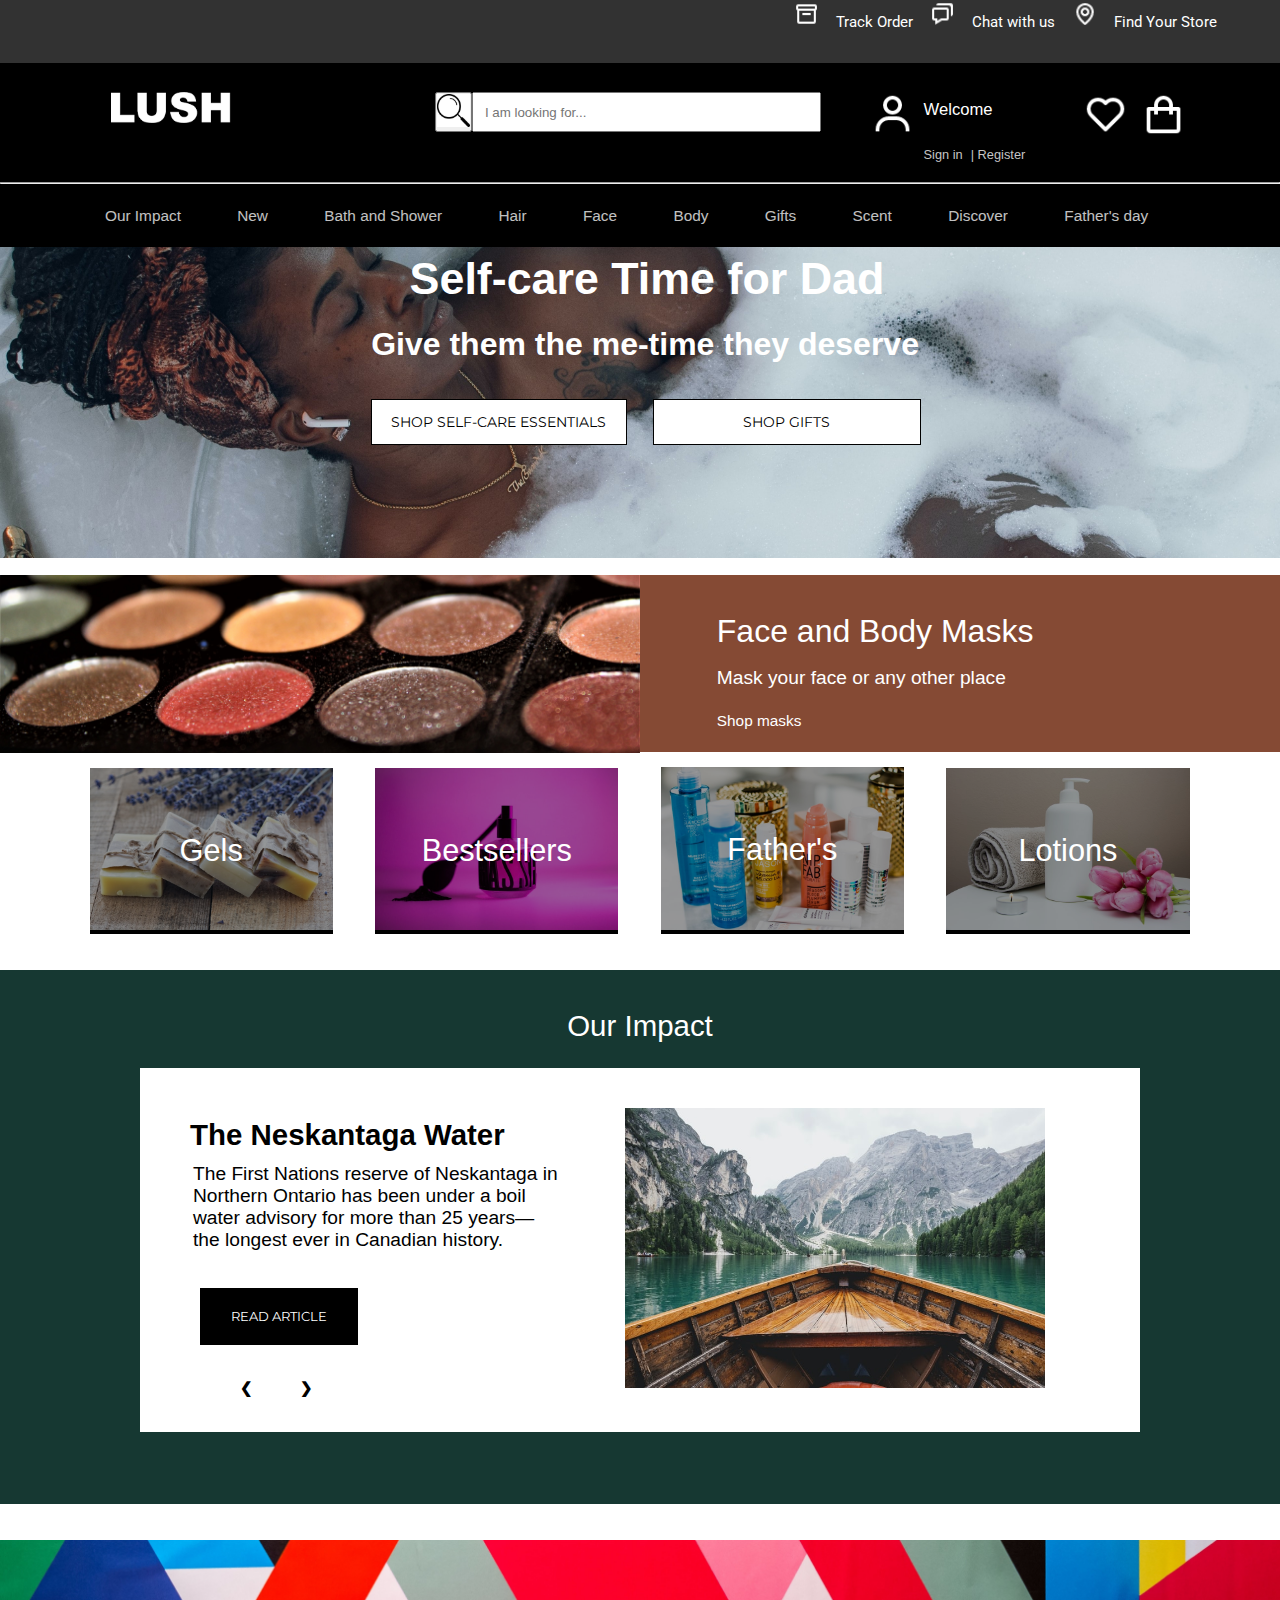
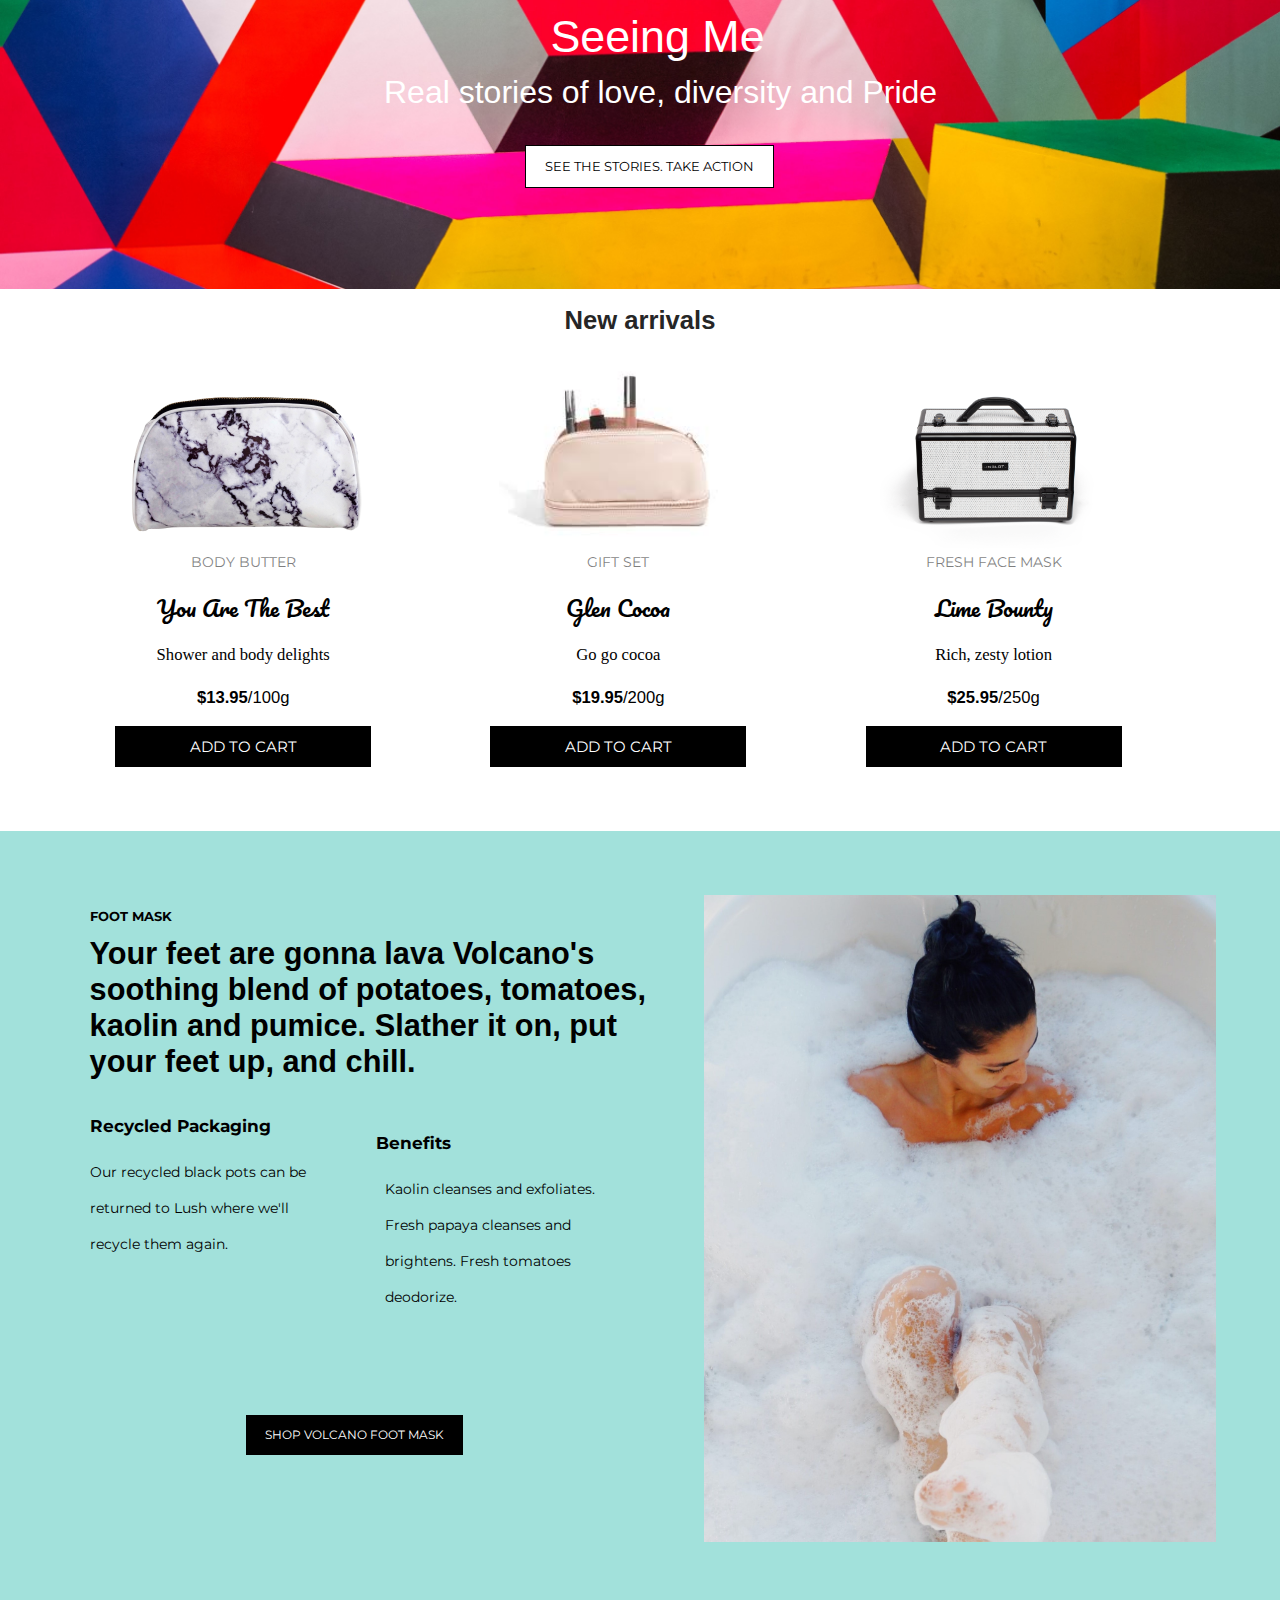
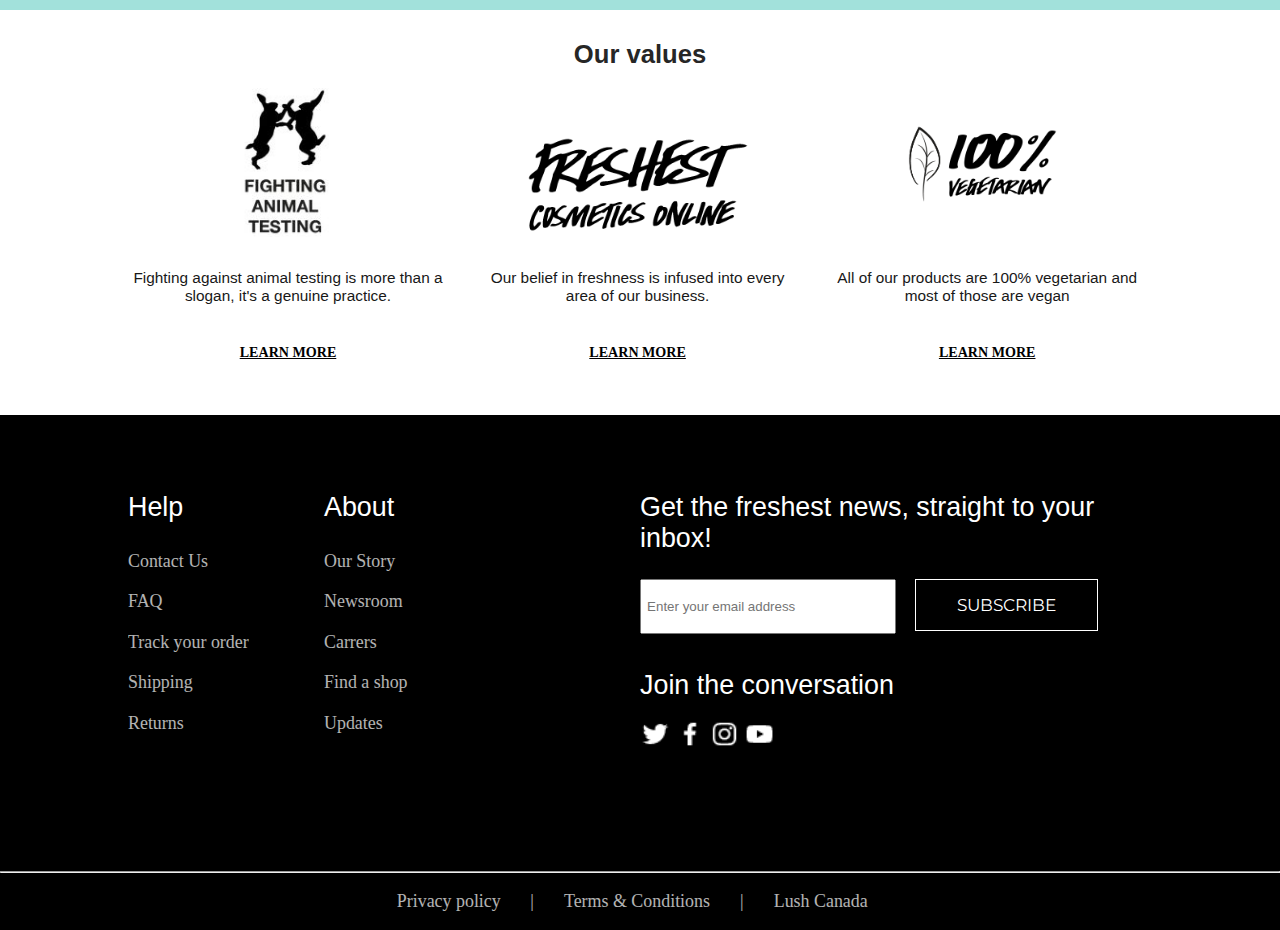
<file: index.html>
<!DOCTYPE html>
<html lang="en">
   <head>
      <title>Lush</title>
      <link rel="stylesheet" type="text/css" href="./CSS/Style.css">
      <link rel="stylesheet" href="https://cdnjs.cloudflare.com/ajax/libs/font-awesome/4.7.0/css/font-awesome.min.css">
      <meta name="viewport" content="width=device-width, initial-scale=1.0">
   </head>
   <body>
      <!-- Top Bar  -->
      <div class="topnavigationmenu">
         <div class="topbar">
            <img class="boximg" src="[data-uri]"/>
            <p class="topnavtext">Track Order</p>
            <img class="chatimg" src="[data-uri]"/>
            <p class="topnavtext">Chat with us</p>
            <img class="chatimg" src="[data-uri]"/>
            <p class="topnavtext">Find Your Store</p>
         </div>
         <!-- NAVIGATION BAR -->
         <nav>
            <div class="logodiv"><img class="logoimg" src="./Images/lushlogo.png"></div>
            <div class="searchbar">
               <button class="searchbutton" type="submit"><img class="searchimg" src="./Images/search.jpg"></button>
               <input class="search" type="text" name="searchbar" placeholder="I am looking for...">
            </div>
            <div class="logindiv">
               <img class="userimg" src="[data-uri]"/>
               <p class="welcometext">Welcome</p>
               <a class="signintext" href="">
                  <p>Sign in</p>
               </a>
               <a href="" class="registertext">| Register</a>
               <a href=""><img class="heartimg" src="[data-uri]"/></a>
               <a href=""><img class="bagimg" src="[data-uri]"/></a>
            </div>
            <br>
            <hr>
            <div class="topnav" id="myTopnav">
               <a href="./HTML/Charity.html">Our Impact</a>
               <a href="#news">New</a>
               <a href="#contact">Bath and Shower</a>
               <a href="#about">Hair</a>
               <a href="#about">Face</a>
               <a href="#about">Body</a>
               <a href="#about">Gifts</a>
               <a href="#about">Scent</a>
               <a href="#about">Discover</a>
               <a href="#about">Father's day</a>
            </div>
         </nav>
      </div>
      <!--  FIRST SECTION DIV -->
      <div class="bathdiv">
         <img class="bathimg" src="./Images/bathtub.jpg">
         <h3 class="firsttext">Self-care Time for Dad</h3>
         <h3 class="secondtext">Give them the me-time they deserve</h3>
         <a href="" class="bathbut1">shop self-care essentials</a>
         <a href="" class="bathbut2">shop gifts</a>
      </div>
      <!--  SECOND SECTION DIV -->
      <div class="makeupdiv">
         <div class="makeupimg">
            <img class="img2" src="./Images/makeup.jpg">
         </div>
         <div class="makeuptext">
            <p class="facetitle">Face and Body Masks</p>
            <p class="masktext">Mask your face or any other place</p>
            <p class="shopmask">Shop masks</p>
         </div>
      </div>
      <!-- THIRD SECTION DIV -->
      <div class="container">
         <div class="firstimage">
            <img class="soapimg" src="./Images/soap.jpg">
            <a href="" class="soaptext">Gels</a>
         </div>
         <div class="midimage">
            <img class="soapimg" src="./Images/prod.jpg">
            <a href="" class="soaptext">Bestsellers</a>
         </div>
         <div class="midimage">
            <img class="soapimg" src="./Images/lotion.jpg">
            <a href="" class="soaptext">Father's</a>
         </div>
         <div class="midimage">
            <img class="soapimg" src="./Images/cosm.jpg">
            <a href="" class="soaptext">Lotions</a>
         </div>
      </div>
      <br>
      <br>
      <!-- FOURTH SECTION DIV -->
      <div class="ourimpact">
         <p class="titleimpact">Our Impact</p>
         <div class="slideshow-container">
            <div class="mySlides1">
               <p class="slidetext"><b>The Neskantaga Water</b></p>
               <p class="slidetext2">The First Nations reserve of Neskantaga in<BR>Northern Ontario has been under a boil<BR>water advisory for more than 25 years—<BR>the longest ever in Canadian history.</p>
               <a class="article" href="">Read article</a>
               <img src="./Images/slide1.jpg" class="slideimg">
            </div>
            <div class="mySlides1">
               <p class="slidetext"><b>Healthy Water</b></p>
               <p class="slidetext2">Canada has the third largest renewable<BR>supply of freshwater in the world—about<BR>seven percent of it, which is spread across<BR>lakes, rivers, aquifers, and glaciers. It’s<BR>also vital to Lush's operations.</p>
               <a class="article2" href="">Read article</a>
               <img src="./Images/slide2.jpg" class="slideimg2">
            </div>
            <div class="mySlides1">
               <p class="slidetext"><b>Regenerative Farming</b></p>
               <p class="slidetext2">Regenerative farming is a practice that<BR>leaves the land in a richer, more diverse<BR>and resilient state as a result of agriculture<BR>- rather than in spite of it.</p>
               <a class="article2" href="">Read article</a>
               <img src="./Images/slide3.jpg" class="slideimg">
            </div>
            <a class="prev" onclick="plusSlides(-1, 0)">&#10094;</a>
            <a class="next" onclick="plusSlides(1, 0)">&#10095;</a>
         </div>
         <br>
         <br>
         <br>
         <br>
      </div>
      <br>
      <br>
      <!-- FIFTH SECTION DIV -->
      <div class="coloreddiv">
         <p class="coloredtext1">Seeing Me</p>
         <p class="coloredtext2">Real stories of love, diversity and Pride</p>
         <a class="coloredbutton" href="">See the stories. take action</a>
         <img class="colorimg" src="./Images/colored2.jpg">
      </div>
      <!-- SIXTH SECTION DIV -->
      <h2 class="arrivals">New arrivals</h2>
      <div class="productsdiv">
         <div class="product1">
            <p class="procuctname">body butter</p>
            <br>
            <a class="nametype" href="">You Are The Best</a>
            <br>
            <p class="nname">Shower and body delights</p>
            <br>
            <p class="productprice"><b>$13.95</b>/100g</p>
            <br>
            <a class="buybutton" href="">add to cart</a>
         </div>
         <div class="product2">
            <p class="procuctname">gift set</p>
            <br>
            <a class="nametype" href="">Glen Cocoa</a>
            <br>
            <p class="nname">Go go cocoa</p>
            <br>
            <p class="productprice"><b>$19.95</b>/200g</p>
            <br>
            <a class="buybutton" href="">add to cart</a>
         </div>
         <div class="product3">
            <p class="procuctname">fresh face mask</p>
            <br>
            <a class="nametype" href="">Lime Bounty</a>
            <br>
            <p class="nname">Rich, zesty lotion</p>
            <br>
            <p class="productprice"><b>$25.95</b>/250g</p>
            <br>
            <a class="buybutton" href="">add to cart</a>
         </div>
      </div>
      <!-- SEVENTH SECTION DIV -->
      <div class="bluediv">
         <div class="bluetextdiv">
            <h1 class="bluetitle">foot mask</h1>
            <p class="bluetext"><b>Your feet are gonna lava Volcano's<BR>soothing blend of potatoes, tomatoes,<BR>kaolin and pumice. Slather it on, put your feet up, and chill.</b></p>
            <h2 class="bluesubtitle">Recycled Packaging</h2>
            <p class="bluesubtext">Our recycled black pots can be<BR>returned to Lush where we'll<BR>recycle them again.</p>
            <h2 class="bluesubtitle2">Benefits</h2>
            <p class="bluesubtext1">Kaolin cleanses and exfoliates.<BR>Fresh papaya cleanses and<BR>brightens. Fresh tomatoes<BR>deodorize.</p>
            <a class="volcanobutton" href="">Shop volcano foot mask</a>
         </div>
         <!-- EIGHTTH SECTION DIV -->
         <div class="blueimgdiv">
            <img class="blueimgg" src="./Images/stone.jpg">
         </div>
      </div>
      <br>
      <h2 class="arrivals">Our values</h2>
      <br>
      <div class="vegdiv">
         <div class="div1">
            <img class="animg" src="./Images/animal.jpg">
            <p class="antext">Fighting against animal testing is more than a slogan, it's a genuine practice.</p>
            <a class="learnmore" href=""><b>Learn More</b></a>
         </div>
         <div class="div2">
            <img class="animg" src="./Images/fresh.png">
            <p class="antext">Our belief in freshness is infused into every area of our business.</p>
            <a class="learnmore" href=""><b>Learn More</b></a>
         </div>
         <div class="div2">
            <img class="animg" src="./Images/veg.png">
            <p class="antext">All of our products are 100% vegetarian and most of those are vegan</p>
            <a class="learnmore" href=""><b>Learn More</b></a>
         </div>
      </div>
      <br>
      <br>
      <br>
      <!-- FOOTER SECTION -->
      <footer>
         <div class="firstfooter">
            <dl>
               <dt class="footertitle">Help</dt>
               <br>
               <dd><a class="href" href="./HTML/Contact.html">Contact Us</a></dd>
               <dd><a class="href" href="">FAQ</a></dd>
               <dd><a class="href" href="">Track your order</a></dd>
               <dd><a class="href" href="">Shipping</a></dd>
               <dd><a class="href" href="">Returns</a></dd>
            </dl>
         </div>
         <div class="secfooter">
            <dt class="footertitle">About</dt>
            <br>
            <dd><a class="href" href="Charity.html">Our Story</a></dd>
            <dd><a class="href" href="">Newsroom</a></dd>
            <dd><a class="href" href="">Carrers</a></dd>
            <dd><a class="href" href="">Find a shop</a></dd>
            <dd><a class="href" href="">Updates</a></dd>
         </div>
         <div class="footer3">
            <p class="footertitle">Get the freshest news, straight to your inbox!</p>
            <input class="mailput" type="text" placeholder="Enter your email address">
            <a class="subbut" href="">Subscribe</a>
            <p class="footertitle">Join the conversation</p>
            <br>
            <img class="socialimg" src="[data-uri]"/>
            <img class="socialimg" src="[data-uri]"/>
            <img class="socialimg" src="[data-uri]"/>
            <img class="socialimg" src="[data-uri]"/>
         </div>
         <div class="footer4">
            <hr>
            <br>
            <a href="" class="href1">Privacy policy</a>
            <a href="" class="href2"> | </a>
            <a href="" class="href2"> Terms & Conditions </a>
            <a href="" class="href2"> | </a>
            <a href="" class="href2"> Lush Canada </a>
         </div>
         <br>
      </footer>
      <script src="./JS/Main.js"></script>
   </body>
</html>
</file>
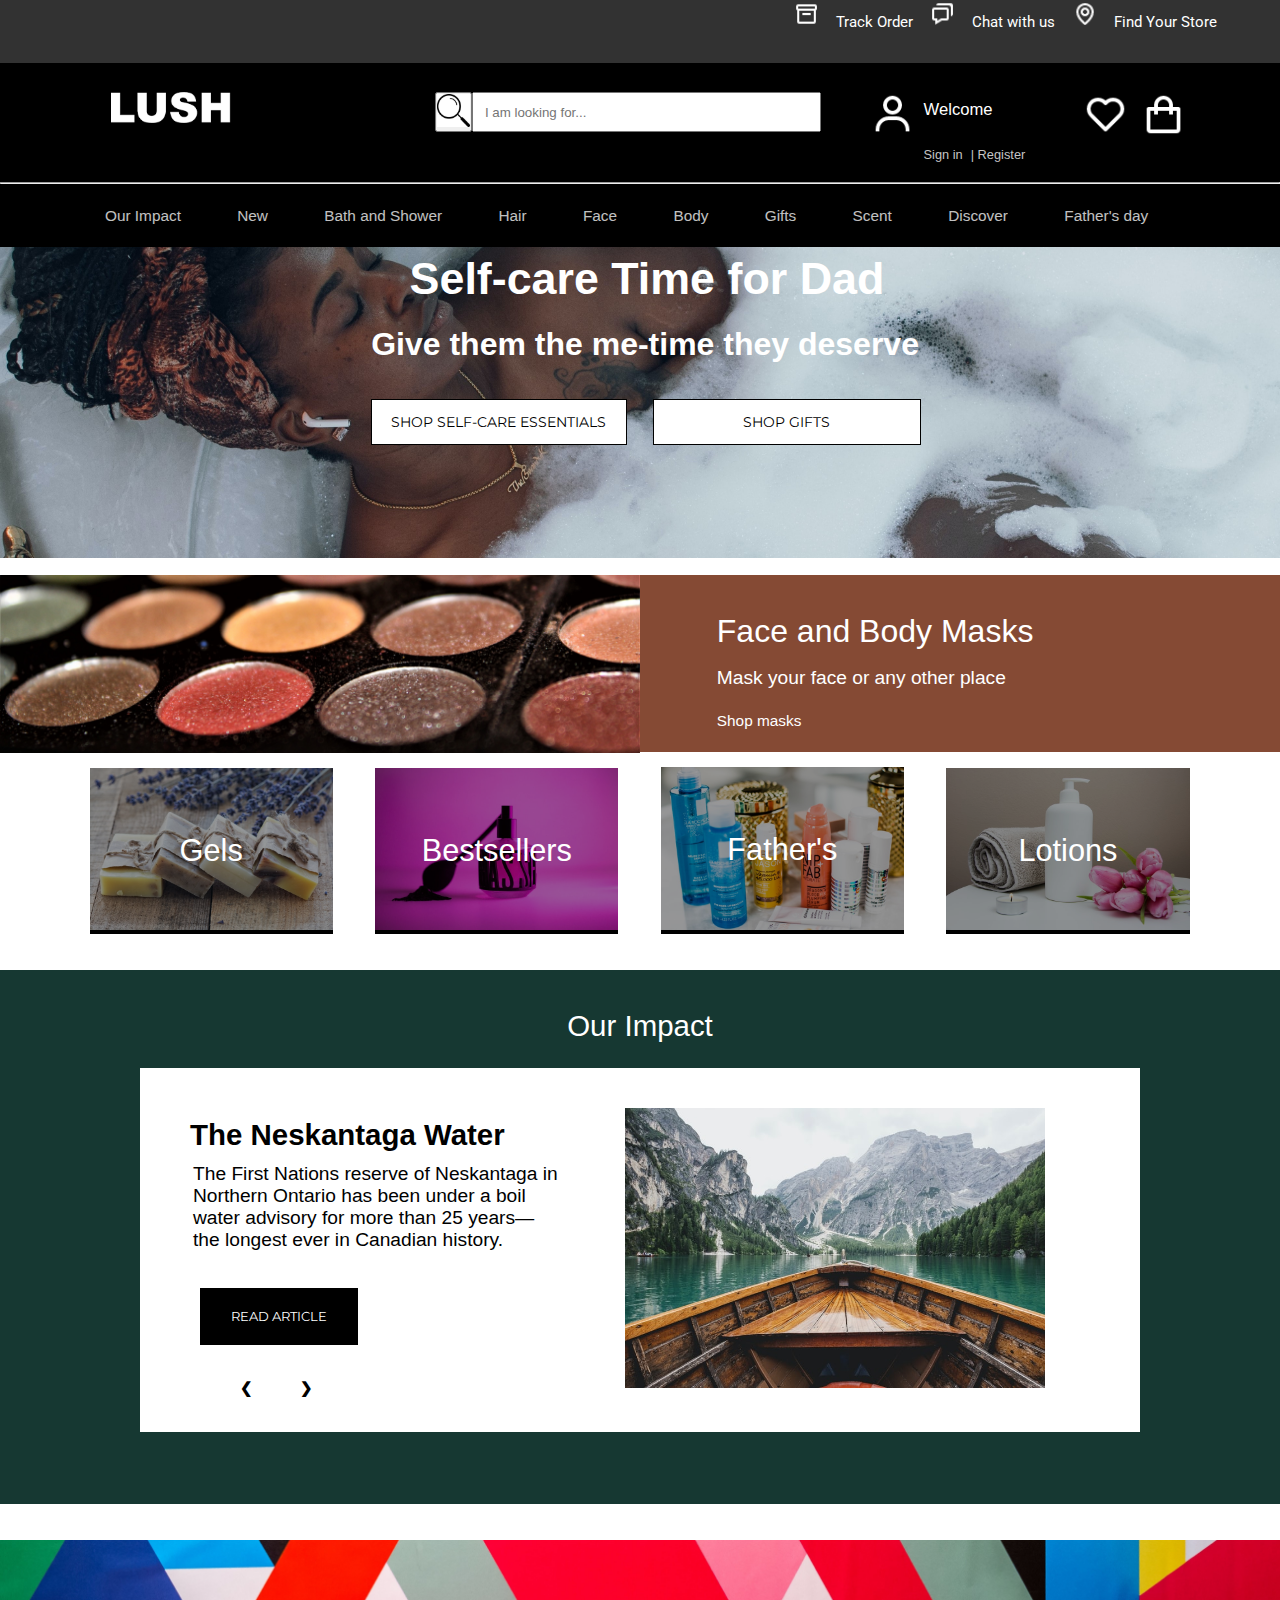
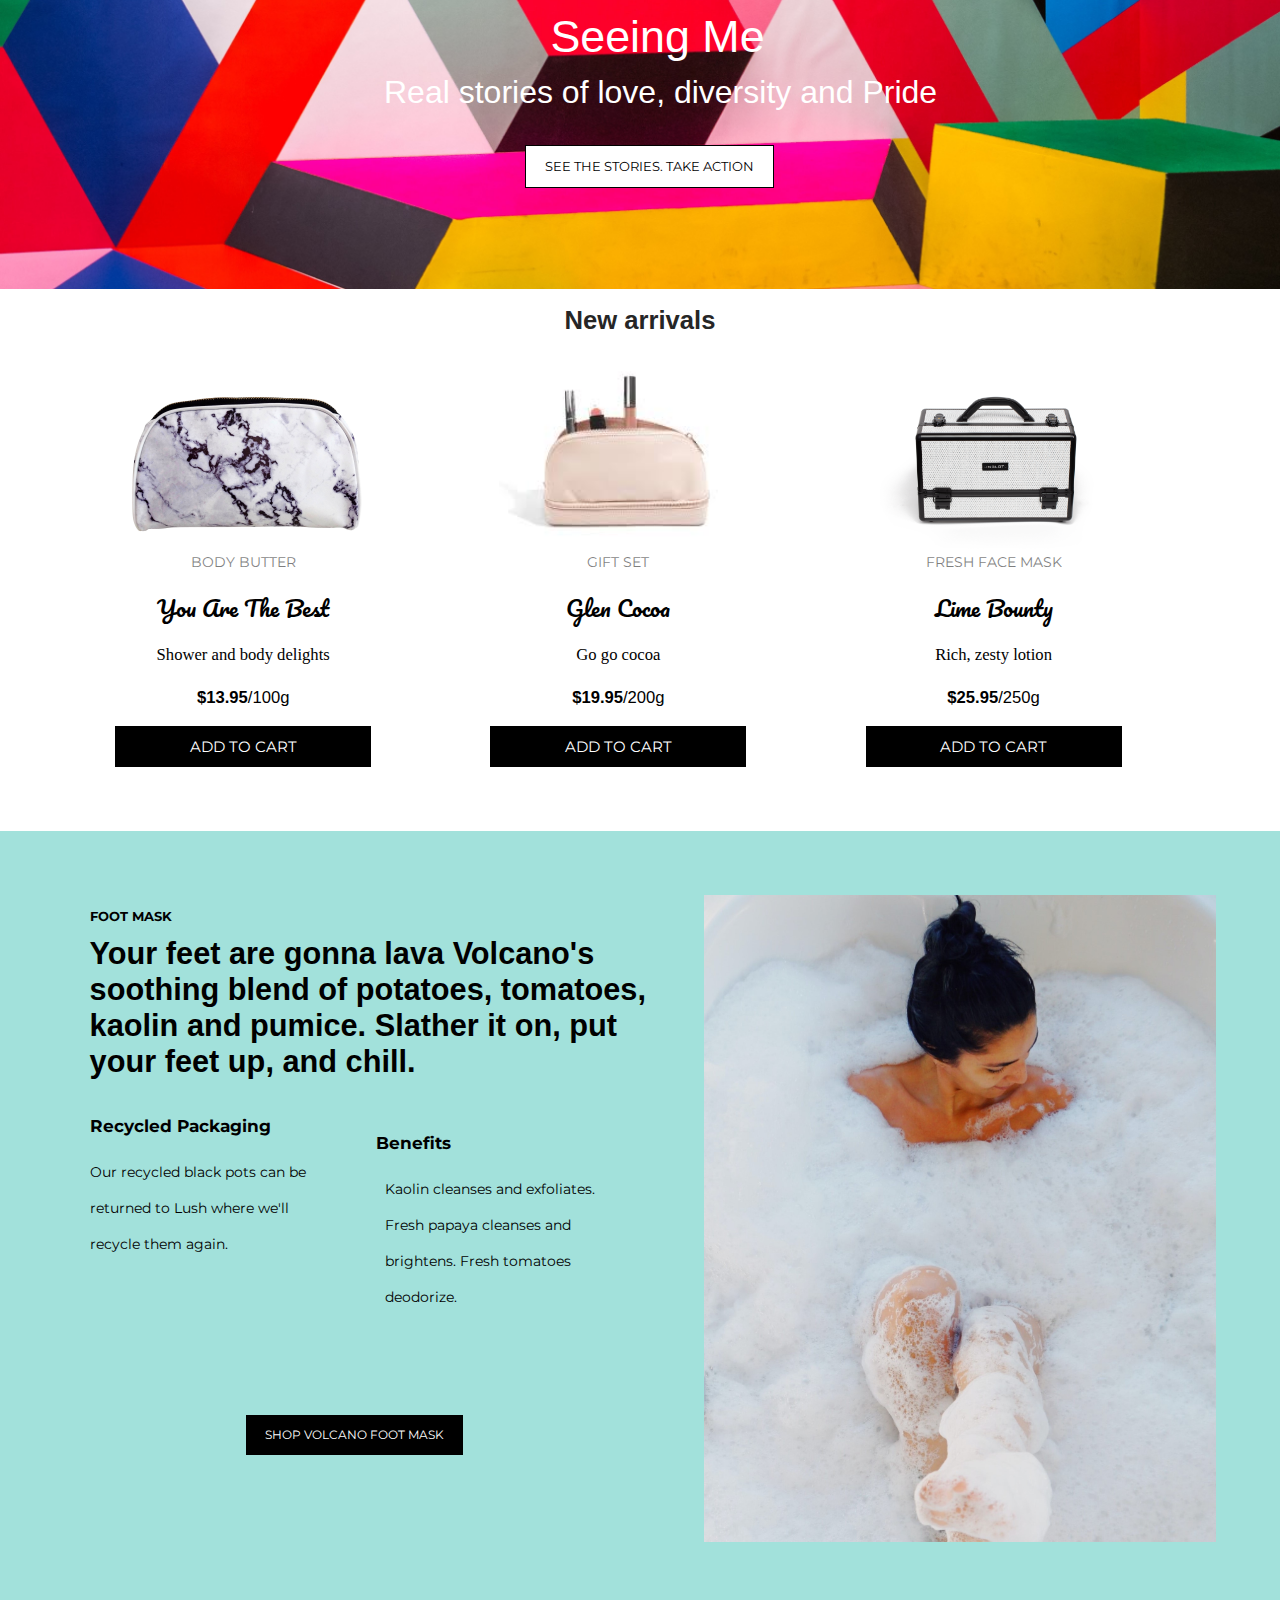
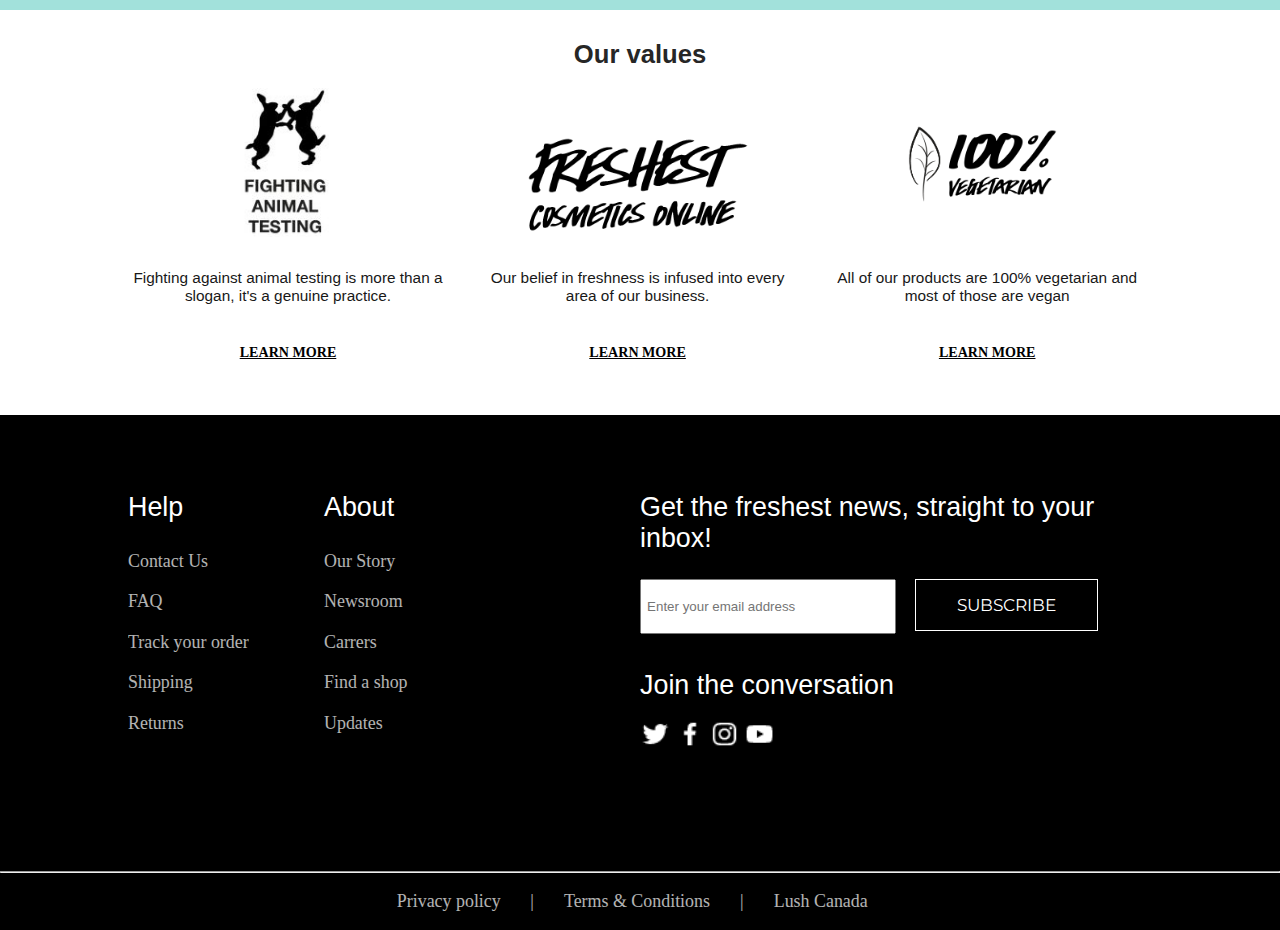
<file: Home.html>
<!DOCTYPE html>
<html lang="en">
   <head>
      <title>Lush</title>
      <link rel="stylesheet" type="text/css" href="../CSS/Style.css">
      <link rel="stylesheet" href="https://cdnjs.cloudflare.com/ajax/libs/font-awesome/4.7.0/css/font-awesome.min.css">
      <meta name="viewport" content="width=device-width, initial-scale=1.0">
   </head>
   <body>
      <!-- Top Bar  -->
      <div class="topnavigationmenu">
         <div class="topbar">
            <img class="boximg" src="[data-uri]"/>
            <p class="topnavtext">Track Order</p>
            <img class="chatimg" src="[data-uri]"/>
            <p class="topnavtext">Chat with us</p>
            <img class="chatimg" src="[data-uri]"/>
            <p class="topnavtext">Find Your Store</p>
         </div>
         <!-- NAVIGATION BAR -->
         <nav>
            <div class="logodiv"><img class="logoimg" src="../Images/lushlogo.png"></div>
            <div class="searchbar">
               <button class="searchbutton" type="submit"><img class="searchimg" src="../Images/search.jpg"></button>
               <input class="search" type="text" name="searchbar" placeholder="I am looking for...">
            </div>
            <div class="logindiv">
               <img class="userimg" src="[data-uri]"/>
               <p class="welcometext">Welcome</p>
               <a class="signintext" href="">
                  <p>Sign in</p>
               </a>
               <a href="" class="registertext">| Register</a>
               <a href=""><img class="heartimg" src="[data-uri]"/></a>
               <a href=""><img class="bagimg" src="[data-uri]"/></a>
            </div>
            <br>
            <hr>
            <div class="topnav" id="myTopnav">
               <a href="Sustainability.html">Our Impact</a>
               <a href="#news">New</a>
               <a href="#contact">Bath and Shower</a>
               <a href="#about">Hair</a>
               <a href="#about">Face</a>
               <a href="#about">Body</a>
               <a href="#about">Gifts</a>
               <a href="#about">Scent</a>
               <a href="#about">Discover</a>
               <a href="#about">Father's day</a>
            </div>
         </nav>
      </div>
      <!--  FIRST SECTION DIV -->
      <div class="bathdiv">
         <img class="bathimg" src="../Images/bathtub.jpg">
         <h3 class="firsttext">Self-care Time for Dad</h3>
         <h3 class="secondtext">Give them the me-time they deserve</h3>
         <a href="" class="bathbut1">shop self-care essentials</a>
         <a href="" class="bathbut2">shop gifts</a>
      </div>
      <!--  SECOND SECTION DIV -->
      <div class="makeupdiv">
         <div class="makeupimg">
            <img class="img2" src="../Images/makeup.jpg">
         </div>
         <div class="makeuptext">
            <p class="facetitle">Face and Body Masks</p>
            <p class="masktext">Mask your face or any other place</p>
            <p class="shopmask">Shop masks</p>
         </div>
      </div>
      <!-- THIRD SECTION DIV -->
      <div class="container">
         <div class="firstimage">
            <img class="soapimg" src="../Images/soap.jpg">
            <a href="" class="soaptext">Gels</a>
         </div>
         <div class="midimage">
            <img class="soapimg" src="../Images/prod.jpg">
            <a href="" class="soaptext">Bestsellers</a>
         </div>
         <div class="midimage">
            <img class="soapimg" src="../Images/lotion.jpg">
            <a href="" class="soaptext">Father's</a>
         </div>
         <div class="midimage">
            <img class="soapimg" src="../Images/cosm.jpg">
            <a href="" class="soaptext">Lotions</a>
         </div>
      </div>
      <br>
      <br>
      <!-- FOURTH SECTION DIV -->
      <div class="ourimpact">
         <p class="titleimpact">Our Impact</p>
         <div class="slideshow-container">
            <div class="mySlides1">
               <p class="slidetext"><b>The Neskantaga Water</b></p>
               <p class="slidetext2">The First Nations reserve of Neskantaga in<BR>Northern Ontario has been under a boil<BR>water advisory for more than 25 years—<BR>the longest ever in Canadian history.</p>
               <a class="article" href="">Read article</a>
               <img src="../Images/slide1.jpg" class="slideimg">
            </div>
            <div class="mySlides1">
               <p class="slidetext"><b>Healthy Water</b></p>
               <p class="slidetext2">Canada has the third largest renewable<BR>supply of freshwater in the world—about<BR>seven percent of it, which is spread across<BR>lakes, rivers, aquifers, and glaciers. It’s<BR>also vital to Lush's operations.</p>
               <a class="article2" href="">Read article</a>
               <img src="../Images/slide2.jpg" class="slideimg2">
            </div>
            <div class="mySlides1">
               <p class="slidetext"><b>Regenerative Farming</b></p>
               <p class="slidetext2">Regenerative farming is a practice that<BR>leaves the land in a richer, more diverse<BR>and resilient state as a result of agriculture<BR>- rather than in spite of it.</p>
               <a class="article2" href="">Read article</a>
               <img src="../Images/slide3.jpg" class="slideimg">
            </div>
            <a class="prev" onclick="plusSlides(-1, 0)">&#10094;</a>
            <a class="next" onclick="plusSlides(1, 0)">&#10095;</a>
         </div>
         <br>
         <br>
         <br>
         <br>
      </div>
      <br>
      <br>
      <!-- FIFTH SECTION DIV -->
      <div class="coloreddiv">
         <p class="coloredtext1">Seeing Me</p>
         <p class="coloredtext2">Real stories of love, diversity and Pride</p>
         <a class="coloredbutton" href="">See the stories. take action</a>
         <img class="colorimg" src="../Images/colored2.jpg">
      </div>
      <!-- SIXTH SECTION DIV -->
      <h2 class="arrivals">New arrivals</h2>
      <div class="productsdiv">
         <div class="product1">
            <p class="procuctname">body butter</p>
            <br>
            <a class="nametype" href="">You Are The Best</a>
            <br>
            <p class="nname">Shower and body delights</p>
            <br>
            <p class="productprice"><b>$13.95</b>/100g</p>
            <br>
            <a class="buybutton" href="">add to cart</a>
         </div>
         <div class="product2">
            <p class="procuctname">gift set</p>
            <br>
            <a class="nametype" href="">Glen Cocoa</a>
            <br>
            <p class="nname">Go go cocoa</p>
            <br>
            <p class="productprice"><b>$19.95</b>/200g</p>
            <br>
            <a class="buybutton" href="">add to cart</a>
         </div>
         <div class="product3">
            <p class="procuctname">fresh face mask</p>
            <br>
            <a class="nametype" href="">Lime Bounty</a>
            <br>
            <p class="nname">Rich, zesty lotion</p>
            <br>
            <p class="productprice"><b>$25.95</b>/250g</p>
            <br>
            <a class="buybutton" href="">add to cart</a>
         </div>
      </div>
      <!-- SEVENTH SECTION DIV -->
      <div class="bluediv">
         <div class="bluetextdiv">
            <h1 class="bluetitle">foot mask</h1>
            <p class="bluetext"><b>Your feet are gonna lava Volcano's<BR>soothing blend of potatoes, tomatoes,<BR>kaolin and pumice. Slather it on, put your feet up, and chill.</b></p>
            <h2 class="bluesubtitle">Recycled Packaging</h2>
            <p class="bluesubtext">Our recycled black pots can be<BR>returned to Lush where we'll<BR>recycle them again.</p>
            <h2 class="bluesubtitle2">Benefits</h2>
            <p class="bluesubtext1">Kaolin cleanses and exfoliates.<BR>Fresh papaya cleanses and<BR>brightens. Fresh tomatoes<BR>deodorize.</p>
            <a class="volcanobutton" href="">Shop volcano foot mask</a>
         </div>
         <!-- EIGHTTH SECTION DIV -->
         <div class="blueimgdiv">
            <img class="blueimgg" src="../Images/stone.jpg">
         </div>
      </div>
      <br>
      <h2 class="arrivals">Our values</h2>
      <br>
      <div class="vegdiv">
         <div class="div1">
            <img class="animg" src="../Images/animal.jpg">
            <p class="antext">Fighting against animal testing is more than a slogan, it's a genuine practice.</p>
            <a class="learnmore" href=""><b>Learn More</b></a>
         </div>
         <div class="div2">
            <img class="animg" src="../Images/fresh.png">
            <p class="antext">Our belief in freshness is infused into every area of our business.</p>
            <a class="learnmore" href=""><b>Learn More</b></a>
         </div>
         <div class="div2">
            <img class="animg" src="../Images/veg.png">
            <p class="antext">All of our products are 100% vegetarian and most of those are vegan</p>
            <a class="learnmore" href=""><b>Learn More</b></a>
         </div>
      </div>
      <br>
      <br>
      <br>
      <!-- FOOTER SECTION -->
      <footer>
         <div class="firstfooter">
            <dl>
               <dt class="footertitle">Help</dt>
               <br>
               <dd><a class="href" href="Contact.html">Contact Us</a></dd>
               <dd><a class="href" href="">FAQ</a></dd>
               <dd><a class="href" href="">Track your order</a></dd>
               <dd><a class="href" href="">Shipping</a></dd>
               <dd><a class="href" href="">Returns</a></dd>
            </dl>
         </div>
         <div class="secfooter">
            <dt class="footertitle">About</dt>
            <br>
            <dd><a class="href" href="Charity.html">Our Story</a></dd>
            <dd><a class="href" href="">Newsroom</a></dd>
            <dd><a class="href" href="">Carrers</a></dd>
            <dd><a class="href" href="">Find a shop</a></dd>
            <dd><a class="href" href="">Updates</a></dd>
         </div>
         <div class="footer3">
            <p class="footertitle">Get the freshest news, straight to your inbox!</p>
            <input class="mailput" type="text" placeholder="Enter your email address">
            <a class="subbut" href="">Subscribe</a>
            <p class="footertitle">Join the conversation</p>
            <br>
            <img class="socialimg" src="[data-uri]"/>
            <img class="socialimg" src="[data-uri]"/>
            <img class="socialimg" src="[data-uri]"/>
            <img class="socialimg" src="[data-uri]"/>
         </div>
         <div class="footer4">
            <hr>
            <br>
            <a href="" class="href1">Privacy policy</a>
            <a href="" class="href2"> | </a>
            <a href="" class="href2"> Terms & Conditions </a>
            <a href="" class="href2"> | </a>
            <a href="" class="href2"> Lush Canada </a>
         </div>
         <br>
      </footer>
      <script src="../JS/Main.js"></script>
   </body>
</html>
</file>
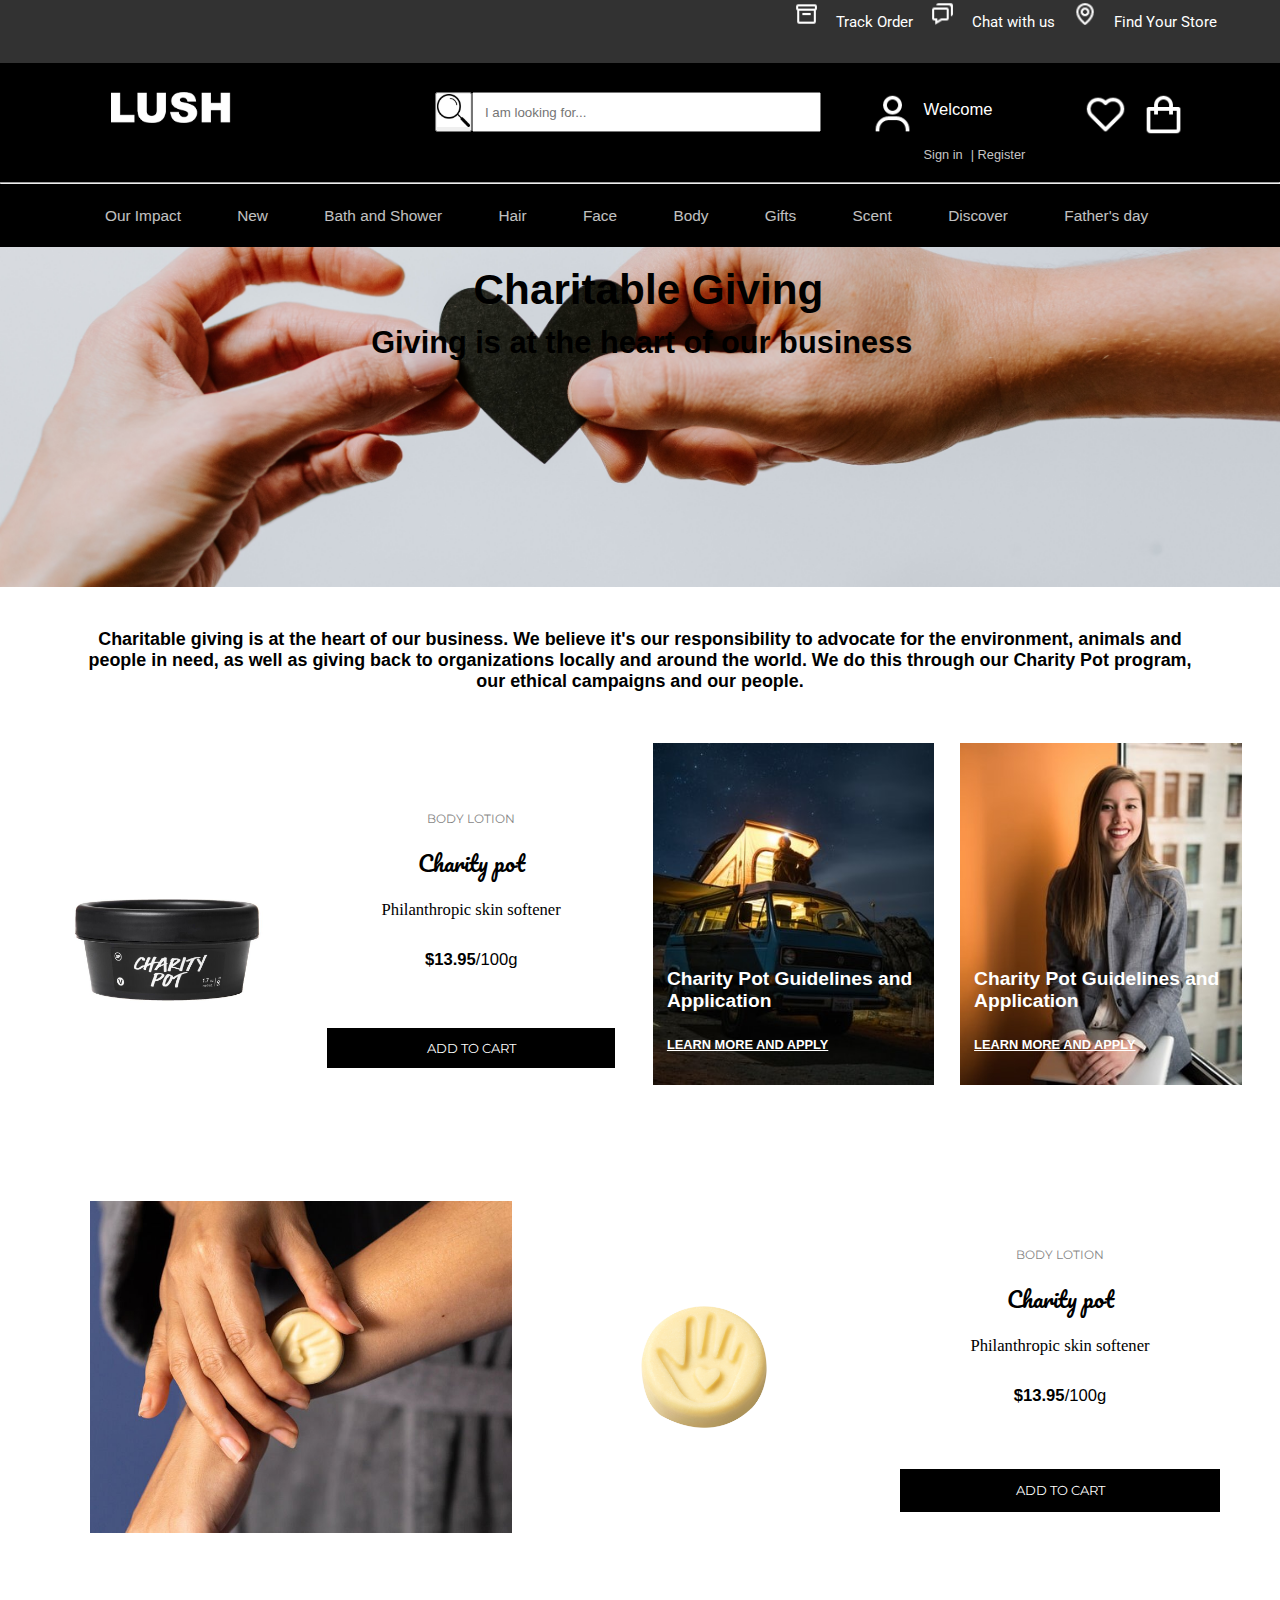
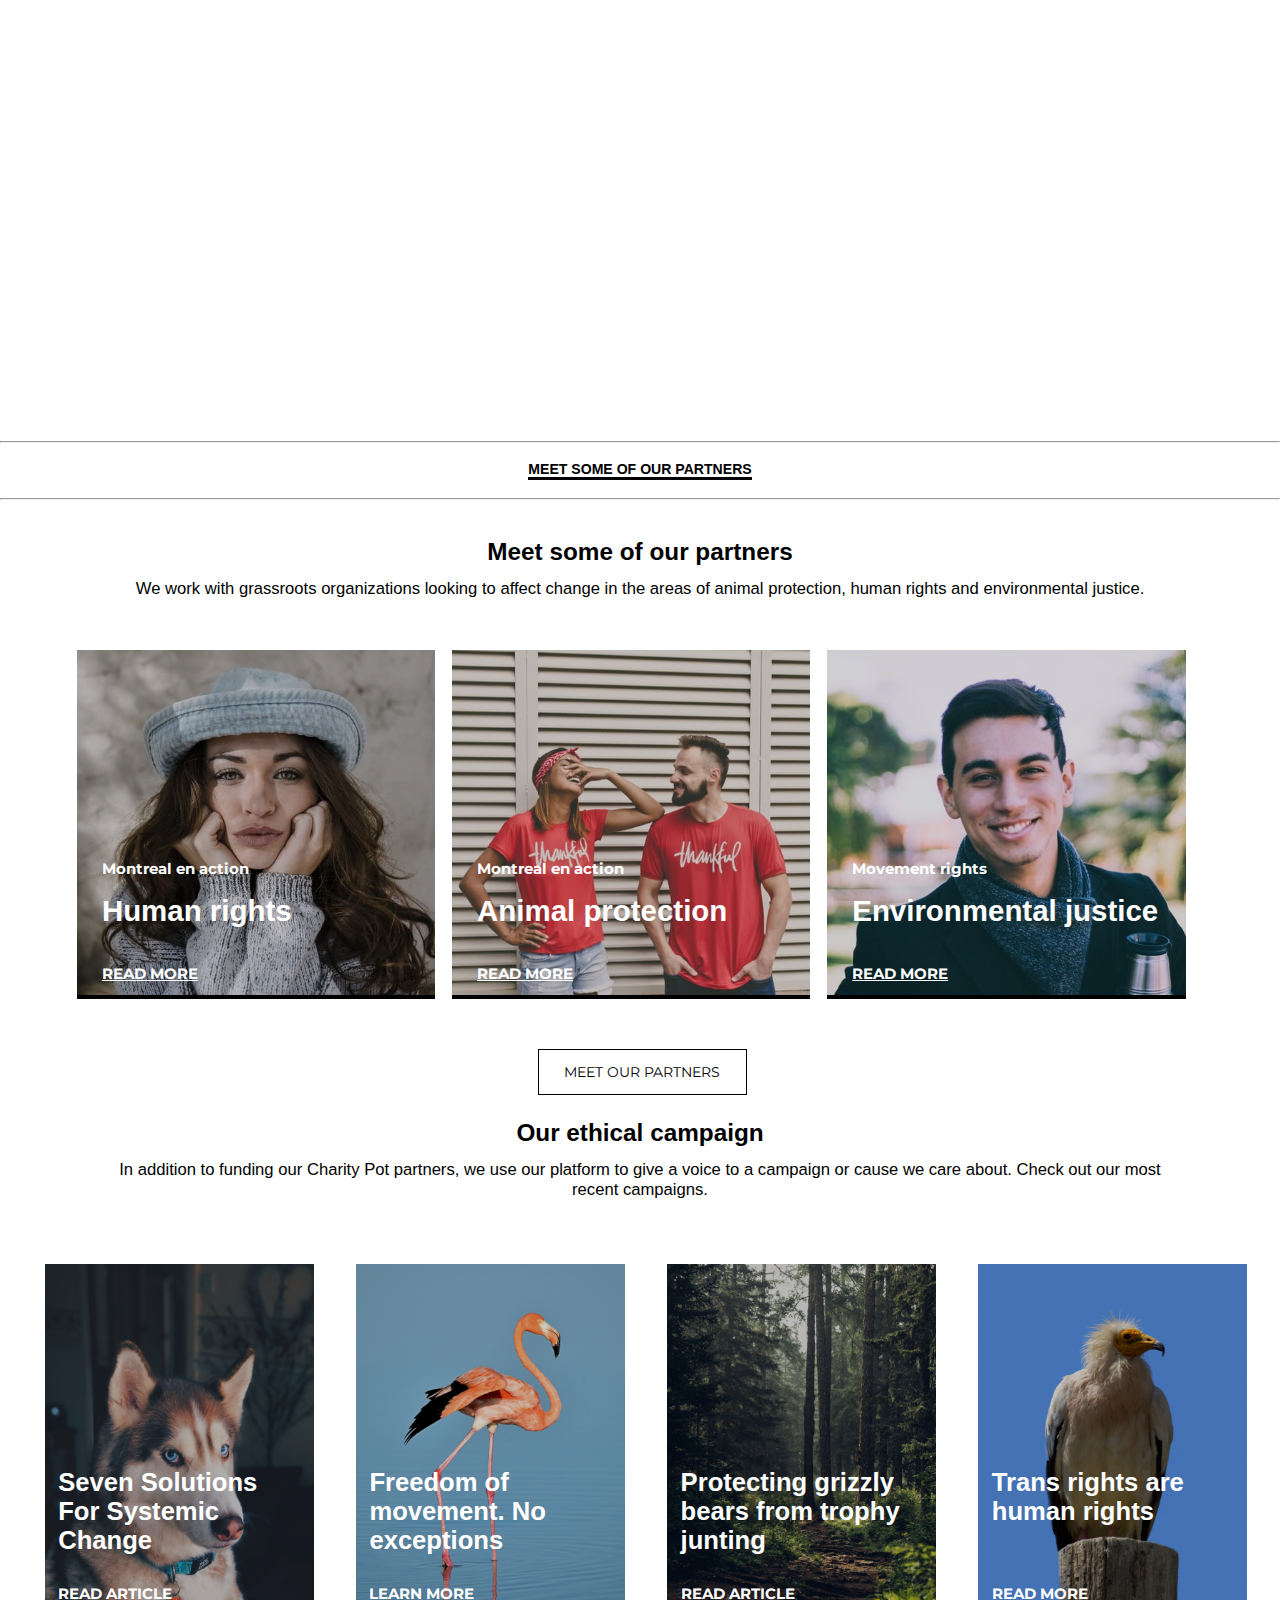
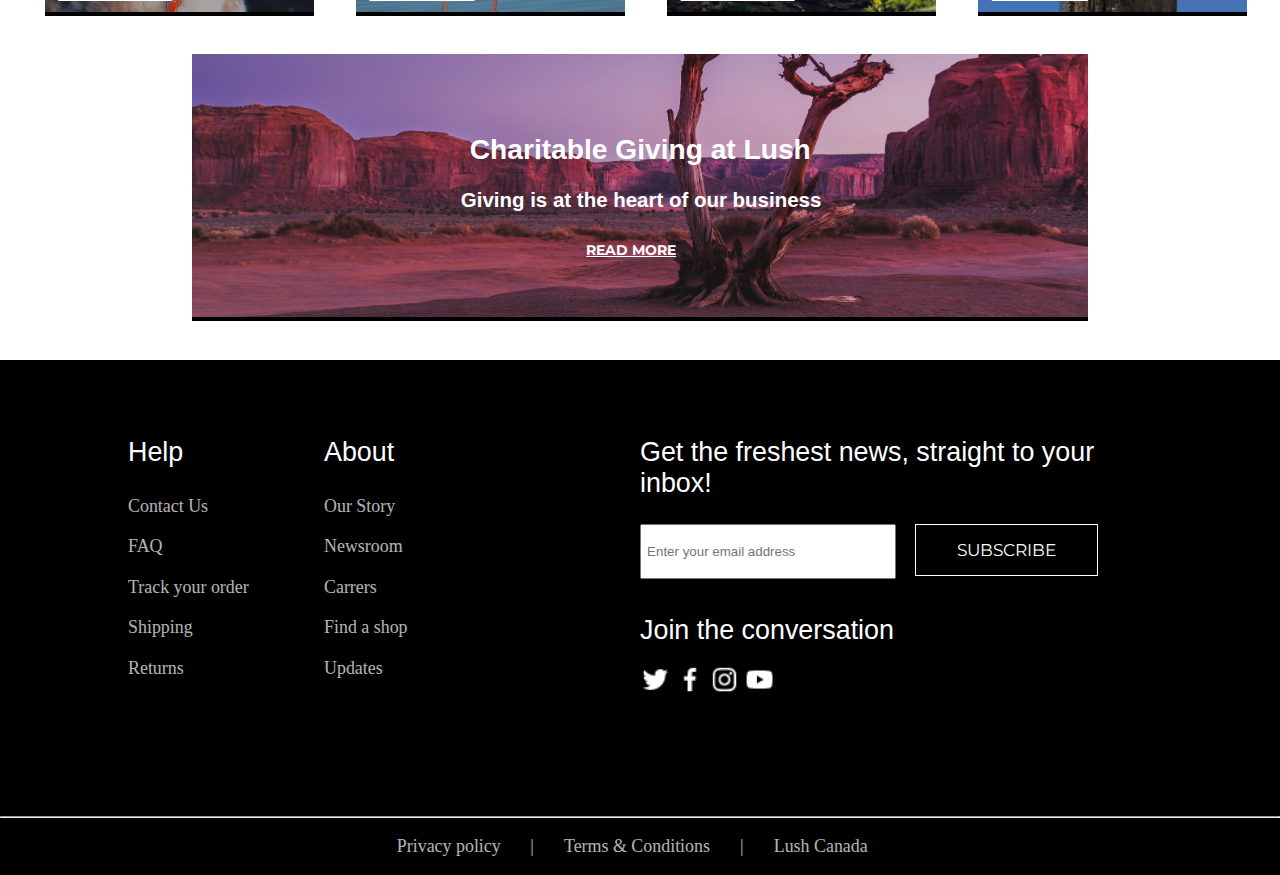
<file: HTML/Charity.html>
<!DOCTYPE html>
<html>
   <head>
      <title></title>
      <link rel="stylesheet" type="text/css" href="../CSS/Style.css">
      <link rel="stylesheet" href="https://cdnjs.cloudflare.com/ajax/libs/font-awesome/4.7.0/css/font-awesome.min.css">
      <meta name="viewport" content="width=device-width, initial-scale=1.0">
      <link rel="apple-touch-icon" sizes="57x57" href="../Favicon/apple-icon-57x57.png">
      <link rel="apple-touch-icon" sizes="60x60" href="../Favicon/apple-icon-60x60.png">
      <link rel="apple-touch-icon" sizes="72x72" href="../Favicon/apple-icon-72x72.png">
      <link rel="apple-touch-icon" sizes="76x76" href="../Favicon/apple-icon-76x76.png">
      <link rel="apple-touch-icon" sizes="114x114" href="../Favicon/apple-icon-114x114.png">
      <link rel="apple-touch-icon" sizes="120x120" href="../Favicon/apple-icon-120x120.png">
      <link rel="apple-touch-icon" sizes="144x144" href="../Favicon/apple-icon-144x144.png">
      <link rel="apple-touch-icon" sizes="152x152" href="../Favicon/apple-icon-152x152.png">
      <link rel="apple-touch-icon" sizes="180x180" href="../Favicon/apple-icon-180x180.png">
      <link rel="icon" type="image/png" sizes="192x192"  href="../Favicon/android-icon-192x192.png">
      <link rel="icon" type="image/png" sizes="32x32" href="../Favicon/favicon-32x32.png">
      <link rel="icon" type="image/png" sizes="96x96" href="../Favicon/favicon-96x96.png">
      <link rel="icon" type="image/png" sizes="16x16" href="../Favicon/favicon-16x16.png">
      <link rel="manifest" href="../Favicon/manifest.json">
      <meta name="msapplication-TileColor" content="#ffffff">
      <meta name="msapplication-TileImage" content="/ms-icon-144x144.png">
      <meta name="theme-color" content="#ffffff">
   </head>
   <body>
      <!-- Top Bar  -->
      <div class="topnavigationmenu">
         <div class="topbar">
            <img class="boximg" src="[data-uri]"/>
            <p class="topnavtext">Track Order</p>
            <img class="chatimg" src="[data-uri]"/>
            <p class="topnavtext">Chat with us</p>
            <img class="chatimg" src="[data-uri]"/>
            <p class="topnavtext">Find Your Store</p>
         </div>
         <!-- NAVIGATION BAR -->
         <nav>
            <div class="logodiv"><img class="logoimg" src="../Images/lushlogo.png"></div>
            <div class="searchbar">
               <button class="searchbutton" type="submit"><img class="searchimg" src="../Images/search.jpg"></button>
               <input class="search" type="text" name="searchbar" placeholder="I am looking for...">
            </div>
            <div class="logindiv">
               <img class="userimg" src="[data-uri]"/>
               <p class="welcometext">Welcome</p>
               <a class="signintext" href="">
                  <p>Sign in</p>
               </a>
               <a href="" class="registertext">| Register</a>
               <a href=""><img class="heartimg" src="[data-uri]"/></a>
               <a href=""><img class="bagimg" src="[data-uri]"/></a>
            </div>
            <br>
            <hr>
            <div class="topnav" id="myTopnav">
               <a href="Sustainability.html">Our Impact</button>
               <a href="#news">New</a>
               <a href="#contact">Bath and Shower</a>
               <a href="#about">Hair</a>
               <a href="#about">Face</a>
               <a href="#about">Body</a>
               <a href="#about">Gifts</a>
               <a href="#about">Scent</a>
               <a href="#about">Discover</a>
               <a href="#about">Father's day</a>
            </div>
         </nav>
      </div>
      <!--  First Section -->
      <div class="bathdiv">
         <img class="bathimg" src="../Images/charity.jpg">
         <h1 class="charitytext1">Charitable Giving</h1>
         <h3 class="charitytext2">Giving is at the heart of our business</h3>
      </div>
      <!--  ONLY TEXT SECTION -->
      <h5 class="charitytext3">Charitable giving is at the heart of our business. We believe it's our responsibility to advocate for the environment, animals and people in need, as well as giving back to organizations locally and around the world. We do this through our Charity Pot program, our ethical campaigns and our people.</h5>
      <!-- CHARITY POT DIV SECTION -->
      <div class="potdiv">
         <div class="charitypotdiv">
            <div class="potimg">
               <img class="imagepot" src="../Images/pot.jpg">
            </div>
            <div class="potpricediv">
               <p class="procuctname2">body lotion</p>
               <br>
               <a class="nametype2" href="">Charity pot</a>
               <br>
               <p class="nname2">Philanthropic skin softener</p>
               <br>
               <p class="productprice2"><b>$13.95</b>/100g</p>
               <br>
               <p class="buybutton2">add to cart</p>
            </div>
         </div>
         <div class="charitycards">
            <img class="cardimg" src="../Images/camp.jpg">
            <h1 class="inimgtext">Charity Pot Guidelines and Application</h1>
            <h1 class="learnmoreintext">Learn more and apply</h1>
         </div>
         <div class="charitycards2">
            <img class="cardimg" src="../Images/sales.jpg">
            <h1 class="inimgtext">Charity Pot Guidelines and Application</h1>
            <h1 class="learnmoreintext">Learn more and apply</h1>
         </div>
      </div>
      <!-- NEXT SECTION DIVS -->
      <div class="potcoindiv">
         <img class="useimg" src="../Images/usepot.jpg">
         <div class="charitypotdiv2">
            <div class="potimg">
               <img class="imagepot2" src="../Images/potcoin.gif">
            </div>
            <div class="potpricediv2">
               <p class="procuctname2">body lotion</p>
               <br>
               <a class="nametype2" href="">Charity pot</a>
               <br>
               <p class="nname2">Philanthropic skin softener</p>
               <br>
               <p class="productprice2"><b>$13.95</b>/100g</p>
               <br>
               <p class="buybutton2">add to cart</p>
            </div>
         </div>
      </div>
      <iframe class="video" src="https://www.youtube.com/embed/yTR6_T1N9ZE" title="YouTube video player" frameborder="0" allow="accelerometer; autoplay; clipboard-write; encrypted-media; gyroscope; picture-in-picture" allowfullscreen></iframe>
      <hr>
      <br>
      <h1 class="partners">meet some of our partners</h1>
      <br>
      <hr>
      <h1 class="meet">Meet some of our partners</h1>
      <p class="meet2">We work with grassroots organizations looking to affect change in the areas of animal protection, human rights and environmental justice.</p>
      <div class="partnersdiv">
         <div class="partnercard">
            <img class="partimage" src="../Images/part1.jpg">
            <h1 class="partimgtext">Montreal en action</h1>
            <h1 class="partimgtext2">Human rights</h1>
            <h1 class="partimgtext3">Read more</h1>
         </div>
         <div class="partnercard2">
            <img class="partimage" src="../Images/part2.jpg">
            <h1 class="partimgtext">Montreal en action</h1>
            <h1 class="partimgtext2">Animal protection</h1>
            <h1 class="partimgtext3">Read more</h1>
         </div>
         <div class="partnercard2">
            <img class="partimage" src="../Images/part3.jpg">
            <h1 class="partimgtext">Movement rights</h1>
            <h1 class="partimgtext2">Environmental justice</h1>
            <h1 class="partimgtext3">Read more</h1>
         </div>
      </div>
      <a class="partnersbut">meet our partners</a>
      <h1 class="meet">Our ethical campaign</h1>
      <p class="meet2">In addition to funding our Charity Pot partners, we use our platform to give a voice to a campaign or cause we care about. Check out our most recent campaigns.</p>
      <div class="ethicaldiv">
         <div class="ethicalcards">
            <img class="sustainimg" src="../Images/dog.jpg">
            <h2 class="susttext">Seven Solutions For Systemic Change</h2>
            <h1 class="sustread">Read article</h1>
         </div>
         <div class="ethicalcards1">
            <img class="sustainimg" src="../Images/animal2.jpg">
            <h2 class="susttext">Freedom of movement. No exceptions</h2>
            <h1 class="sustread">Learn more</h1>
         </div>
         <div class="ethicalcards1">
            <img class="sustainimg" src="../Images/forest.jpg">
            <h2 class="susttext">Protecting grizzly bears from trophy junting</h2>
            <h1 class="sustread">Read article</h1>
         </div>
         <div class="ethicalcards1">
            <img class="sustainimg" src="../Images/eagle.jpg">
            <h2 class="susttext">Trans rights are human rights</h2>
            <h1 class="sustread">Read more</h1>
         </div>
      </div>
      <div class="charitadiv">
         <img class="sustainimg" src="../Images/cactus.jpg">
         <h2 class="susttext2">Charitable Giving at Lush</h2>
         <h2 class="susttext3">Giving is at the heart of our business</h2>
         <h1 class="sustread2">Read more</h1>
      </div>
      <footer>
         <div class="firstfooter">
            <dl>
               <dt class="footertitle">Help</dt>
               <br>
               <dd><a class="href" href="Contact.html">Contact Us</a></dd>
               <dd><a class="href" href="">FAQ</a></dd>
               <dd><a class="href" href="">Track your order</a></dd>
               <dd><a class="href" href="">Shipping</a></dd>
               <dd><a class="href" href="">Returns</a></dd>
            </dl>
         </div>
         <div class="secfooter">
            <dt class="footertitle">About</dt>
            <br>
            <dd><a class="href" href="Charity.html">Our Story</a></dd>
            <dd><a class="href" href="">Newsroom</a></dd>
            <dd><a class="href" href="">Carrers</a></dd>
            <dd><a class="href" href="">Find a shop</a></dd>
            <dd><a class="href" href="">Updates</a></dd>
         </div>
         <div class="footer3">
            <p class="footertitle">Get the freshest news, straight to your inbox!</p>
            <input class="mailput" type="text" placeholder="Enter your email address">
            <a class="subbut" href="">Subscribe</a>
            <p class="footertitle">Join the conversation</p>
            <br>
            <img class="socialimg" src="[data-uri]"/>
            <img class="socialimg" src="[data-uri]"/>
            <img class="socialimg" src="[data-uri]"/>
            <img class="socialimg" src="[data-uri]"/>
         </div>
         <div class="footer4">
            <hr>
            <br>
            <a href="" class="href1">Privacy policy</a>
            <a href="" class="href2"> | </a>
            <a href="" class="href2"> Terms & Conditions </a>
            <a href="" class="href2"> | </a>
            <a href="" class="href2"> Lush Canada </a>
         </div>
         <br>
      </footer>
      <script src="../JS/Main.js"></script>
   </body>
</html>
</file>
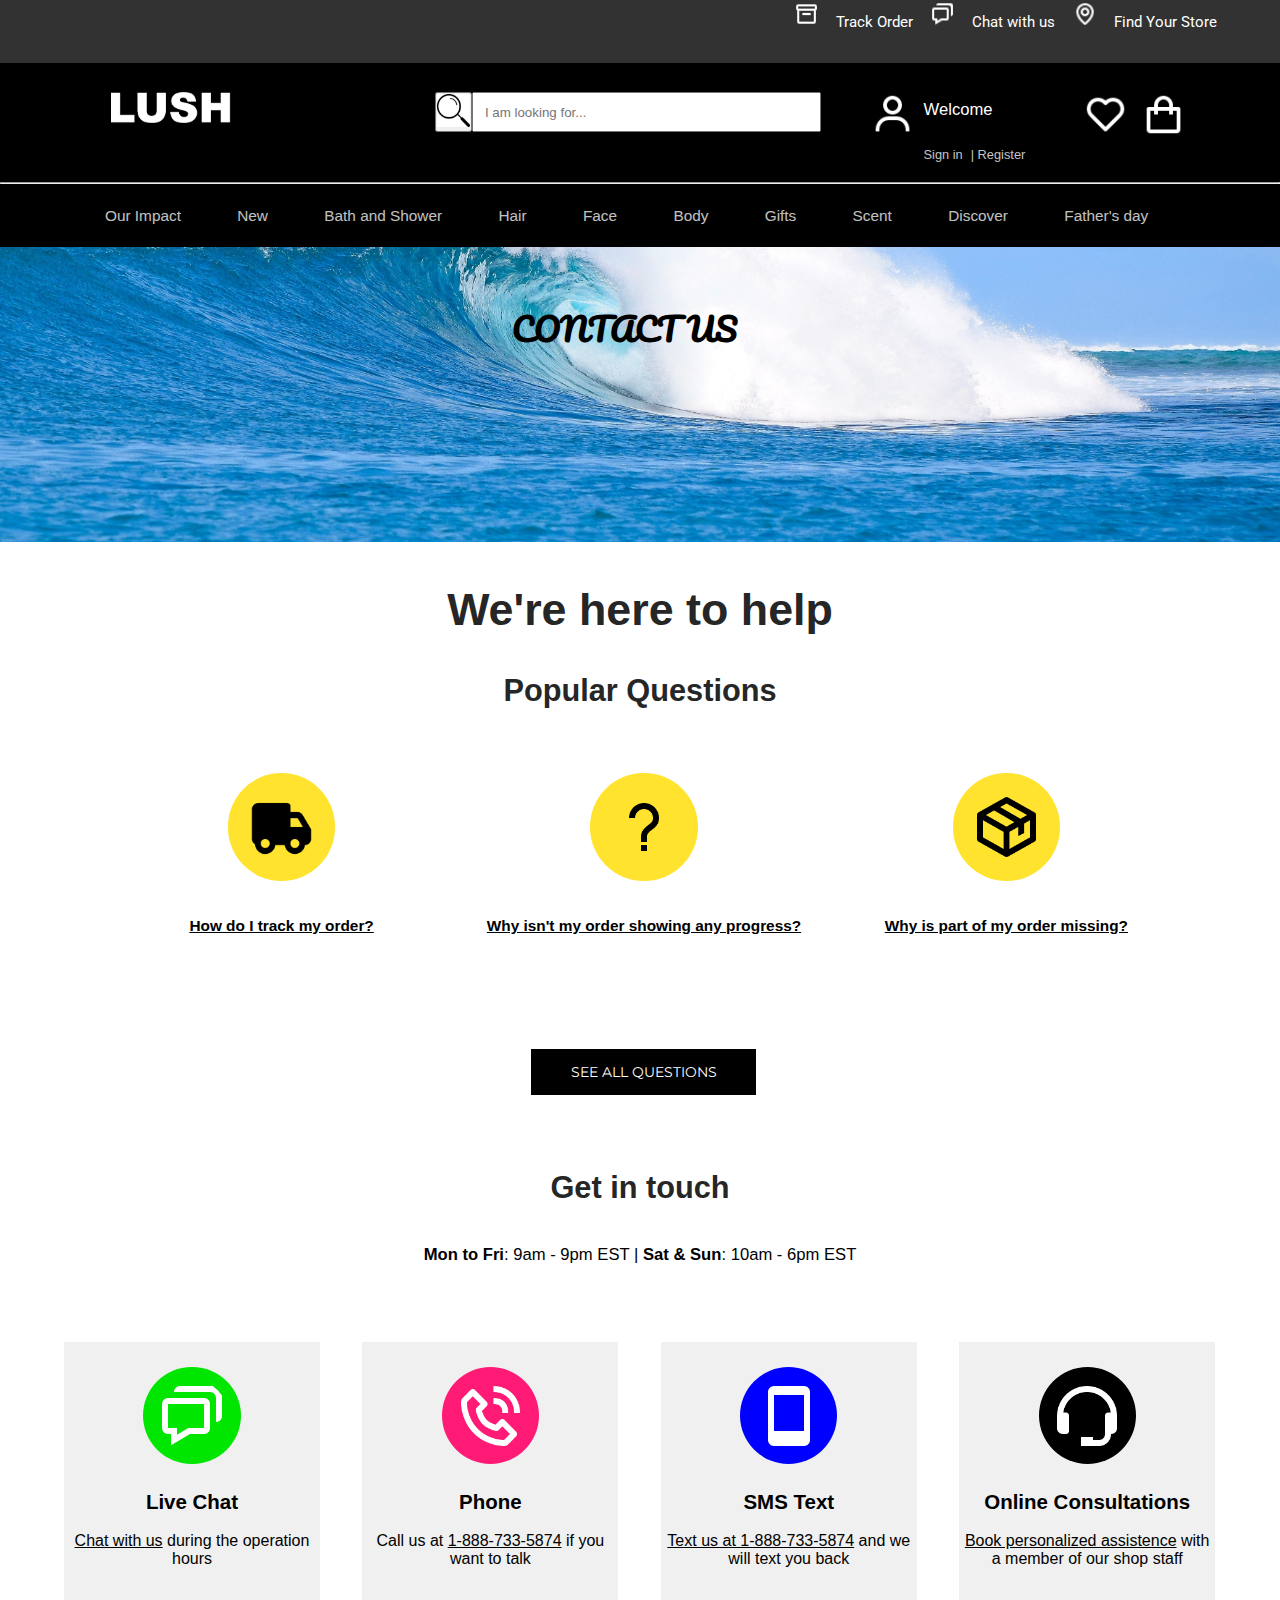
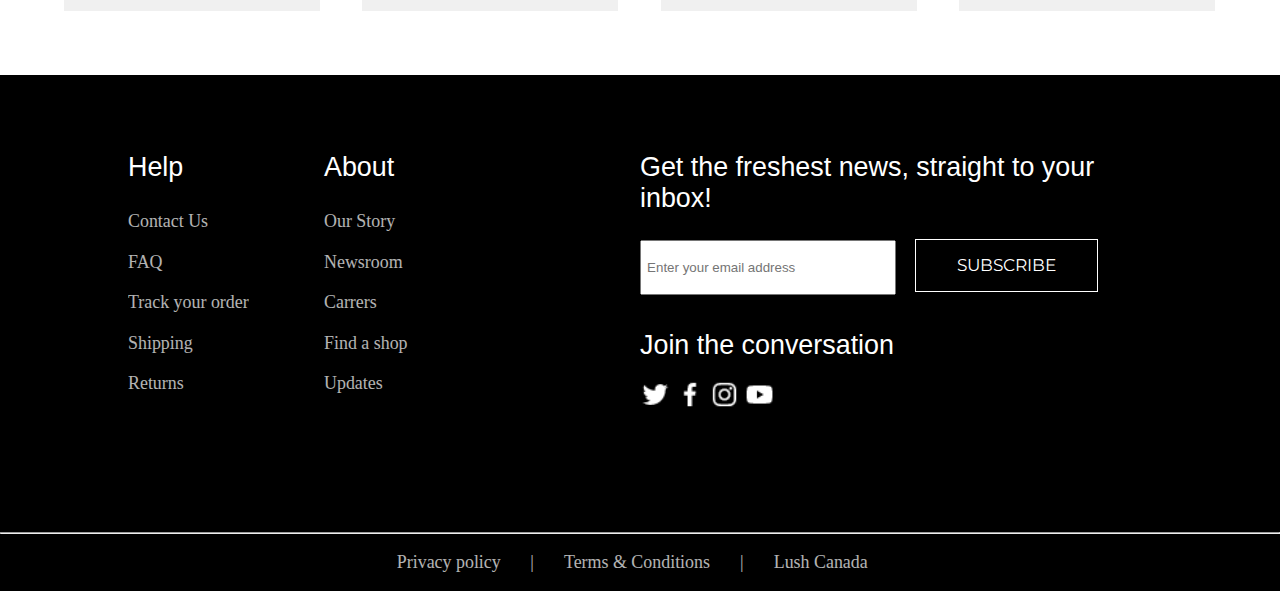
<file: HTML/Contact.html>
<!DOCTYPE html>
<html>
   <head>
      <title></title>
      <link rel="stylesheet" type="text/css" href="../CSS/Style.css">
      <link rel="stylesheet" href="https://cdnjs.cloudflare.com/ajax/libs/font-awesome/4.7.0/css/font-awesome.min.css">
      <meta name="viewport" content="width=device-width, initial-scale=1.0">
   </head>
   <body>
      <!-- Top Bar  -->
      <div class="topnavigationmenu">
         <div class="topbar">
               <img class="boximg" src="[data-uri]"/>
               <p class="topnavtext">Track Order</p>
               <img class="chatimg" src="[data-uri]"/>
               <p class="topnavtext">Chat with us</p>
               <img class="chatimg" src="[data-uri]"/>
               <p class="topnavtext">Find Your Store</p>
         </div>
         <!-- NAVIGATION BAR -->
         <nav>
            <div class="logodiv"><img class="logoimg" src="../Images/lushlogo.png"></div>
            <div class="searchbar">
               <button class="searchbutton" type="submit"><img class="searchimg" src="../Images/search.jpg"></button>
               <input class="search" type="text" name="searchbar" placeholder="I am looking for...">
            </div>
            <div class="logindiv">
               <img class="userimg" src="[data-uri]"/>
               <p class="welcometext">Welcome</p>
               <a class="signintext" href="">
                  <p>Sign in</p>
               </a>
               <a href="" class="registertext">| Register</a>
               <a href=""><img class="heartimg" src="[data-uri]"/></a>
               <a href=""><img class="bagimg" src="[data-uri]"/></a>
            </div>
            <br>
            <hr>
            <div class="topnav" id="myTopnav">
               <a href="Sustainability.html">Our Impact</button>
               <a href="#news">New</a>
               <a href="#contact">Bath and Shower</a>
               <a href="#about">Hair</a>
               <a href="#about">Face</a>
               <a href="#about">Body</a>
               <a href="#about">Gifts</a>
               <a href="#about">Scent</a>
               <a href="#about">Discover</a>
               <a href="#about">Father's day</a>
            </div>
         </nav>
      </div>
      <div class="bathdiv">
         <img class="bathimg" src="../Images/wave.jpg">
         <h3 class="contactustext">contact us</h3>
      </div>
      <h1 class="helptext">We're here to help</h1>
      <h1 class="questiontext">Popular Questions</h1>
      <div class="popularqdiv">
         <div class="question1div">
            <img class="questionimages" src="[data-uri]"/>
            <p class="aquestion"><b>How do I track my order?</b></p>
         </div>
         <div class="question2div">
            <img class="questionimages" src="[data-uri]"/>
            <p class="aquestion"><b>Why isn't my order showing any progress?</b></p>
         </div>
         <div class="question2div">
            <img class="questionimages" src="[data-uri]"/>
            <p class="aquestion"><b>Why is part of my order missing?</b></p>
         </div>
      </div>
      <a class="alquestionsbut" href="">see all questions</a>
      <h1 class="questiontext2">Get in touch</h1>
      <p class="scheduletext"><b>Mon to Fri</b>: 9am - 9pm EST | <b>Sat & Sun</b>: 10am - 6pm EST</p>
      <div class="contactwaysdiv">
         <div class="waysdiv1">
            <img class="wayimages" src="[data-uri]"/>
            <h2 class="livetitle">Live Chat</h2>
            <p class="livesubtitle"><u>Chat with us</u> during the operation hours</p>
         </div>
         <div class="waysdiv2">
            <img class="wayimages2" src="[data-uri]"/>
            <h2 class="livetitle">Phone</h2>
            <p class="livesubtitle"> Call us at <u>1-888-733-5874</u> if you want to talk</p>
         </div>
         <div class="waysdiv2">
            <img class="wayimages3" src="[data-uri]"/>
            <h2 class="livetitle">SMS Text</h2>
            <p class="livesubtitle"><u>Text us at 1-888-733-5874</u> and we will text you back</p>
         </div>
         <div class="waysdiv2">
            <img class="wayimages4" src="[data-uri]"/>
            <h2 class="livetitle">Online Consultations</h2>
            <p class="livesubtitle"><u>Book personalized assistence</u> with a member of our shop staff</p>
         </div>
      </div>
      <footer>
         <div class="firstfooter">
            <dl>
               <dt class="footertitle">Help</dt>
               <br>
               <dd><a class="href" href="Contact.html">Contact Us</a></dd>
               <dd><a class="href" href="">FAQ</a></dd>
               <dd><a class="href" href="">Track your order</a></dd>
               <dd><a class="href" href="">Shipping</a></dd>
               <dd><a class="href" href="">Returns</a></dd>
            </dl>
         </div>
         <div class="secfooter">
            <dt class="footertitle">About</dt>
            <br>
            <dd><a class="href" href="Charity.html">Our Story</a></dd>
            <dd><a class="href" href="">Newsroom</a></dd>
            <dd><a class="href" href="">Carrers</a></dd>
            <dd><a class="href" href="">Find a shop</a></dd>
            <dd><a class="href" href="">Updates</a></dd>
         </div>
         <div class="footer3">
            <p class="footertitle">Get the freshest news, straight to your inbox!</p>
            <input class="mailput" type="text" placeholder="Enter your email address">
            <a class="subbut" href="">Subscribe</a>
            <p class="footertitle">Join the conversation</p>
            <br>
            <img class="socialimg" src="[data-uri]"/>
            <img class="socialimg" src="[data-uri]"/>
            <img class="socialimg" src="[data-uri]"/>
            <img class="socialimg" src="[data-uri]"/>
         </div>
         <div class="footer4">
            <hr>
            <br>
            <a href="" class="href1">Privacy policy</a>
            <a href="" class="href2"> | </a>
            <a href="" class="href2"> Terms & Conditions </a>
            <a href="" class="href2"> | </a>
            <a href="" class="href2"> Lush Canada </a>
         </div>
         <br>
      </footer>
      <script src="../JS/Main.js"></script>
   </body>
</html>
</file>
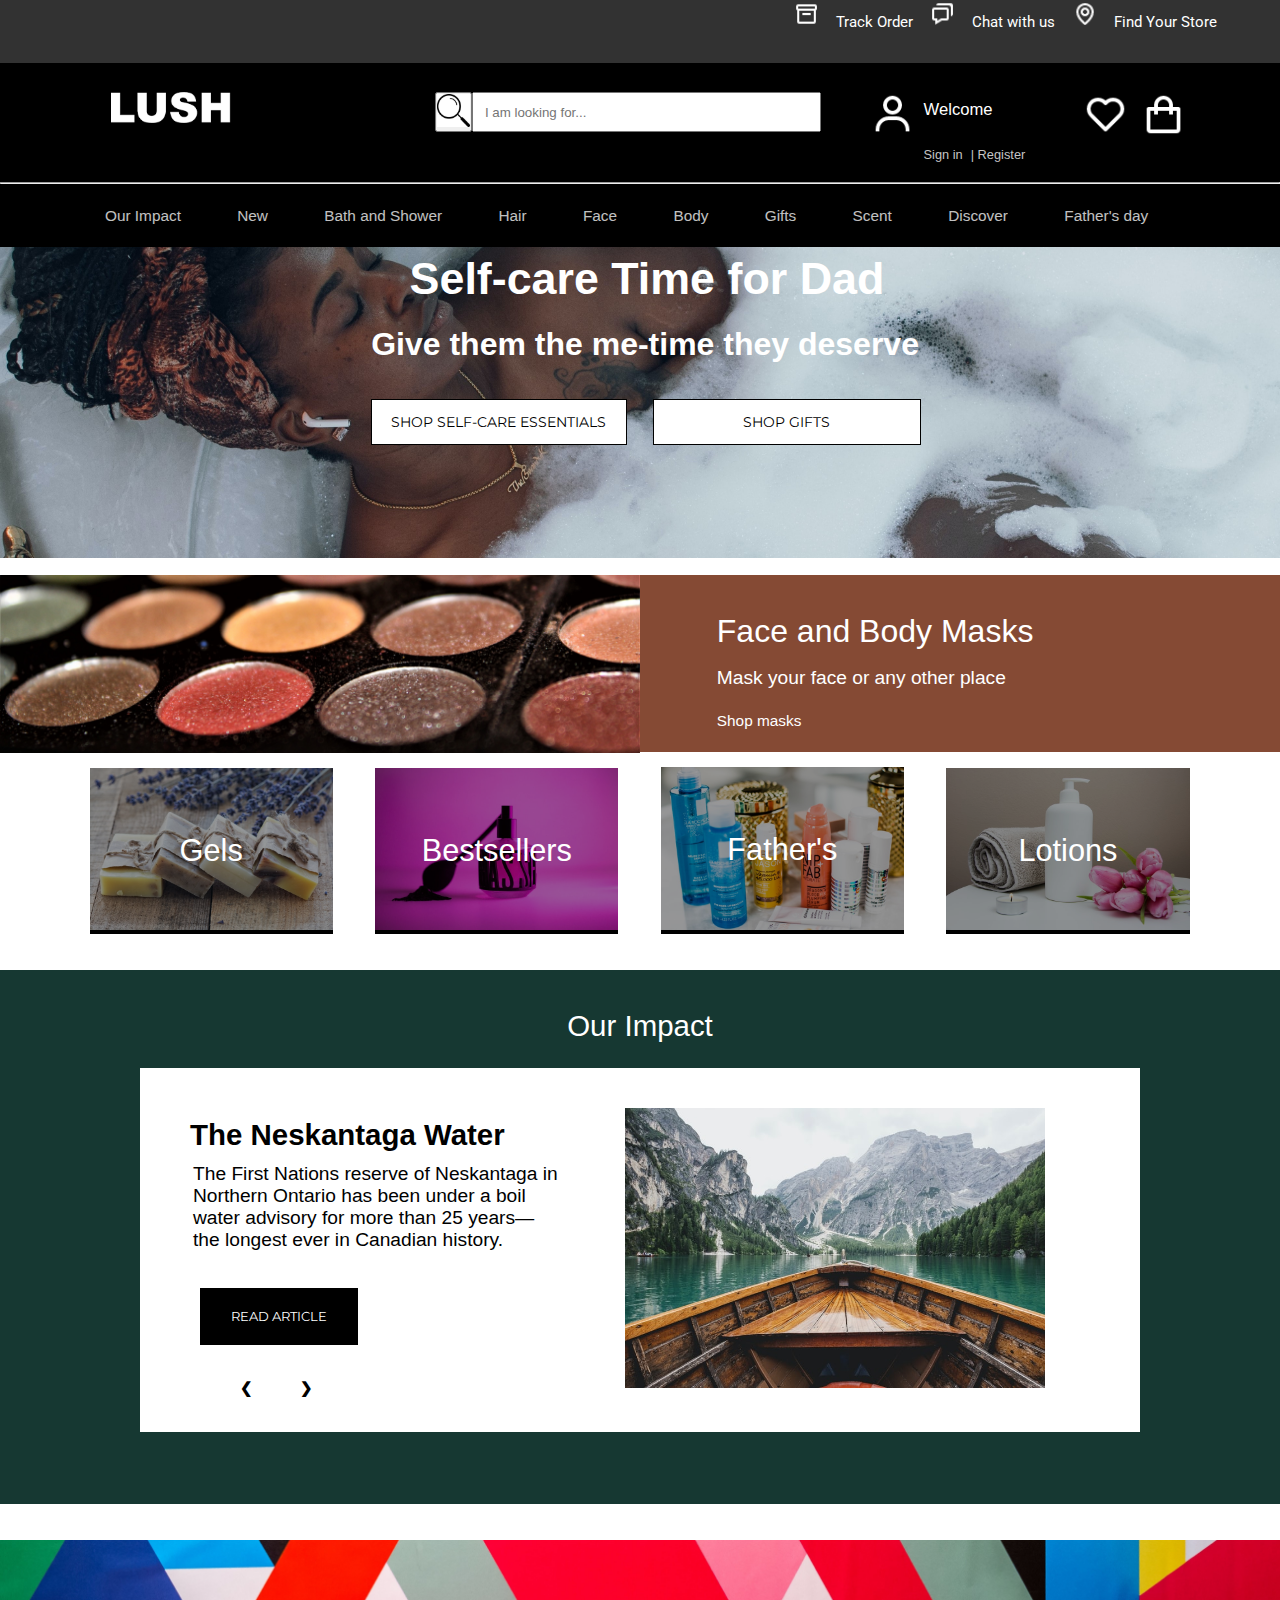
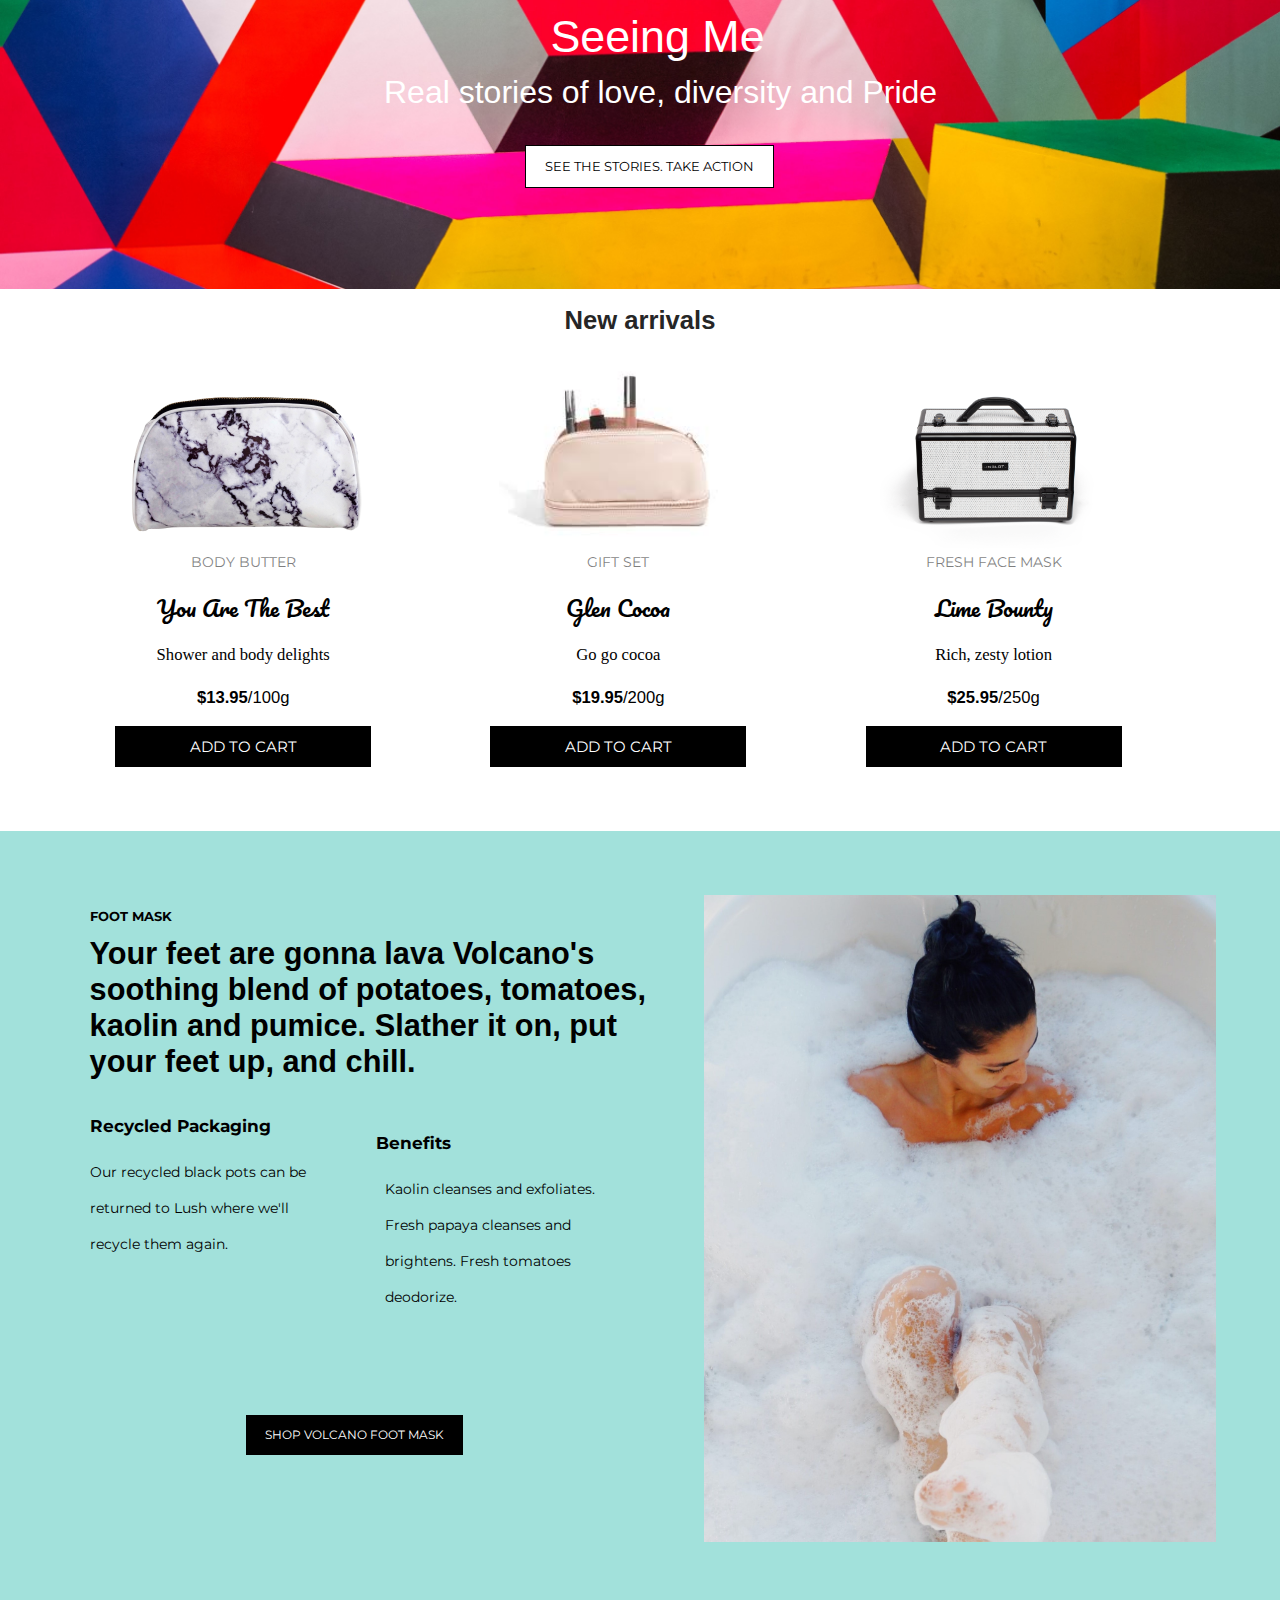
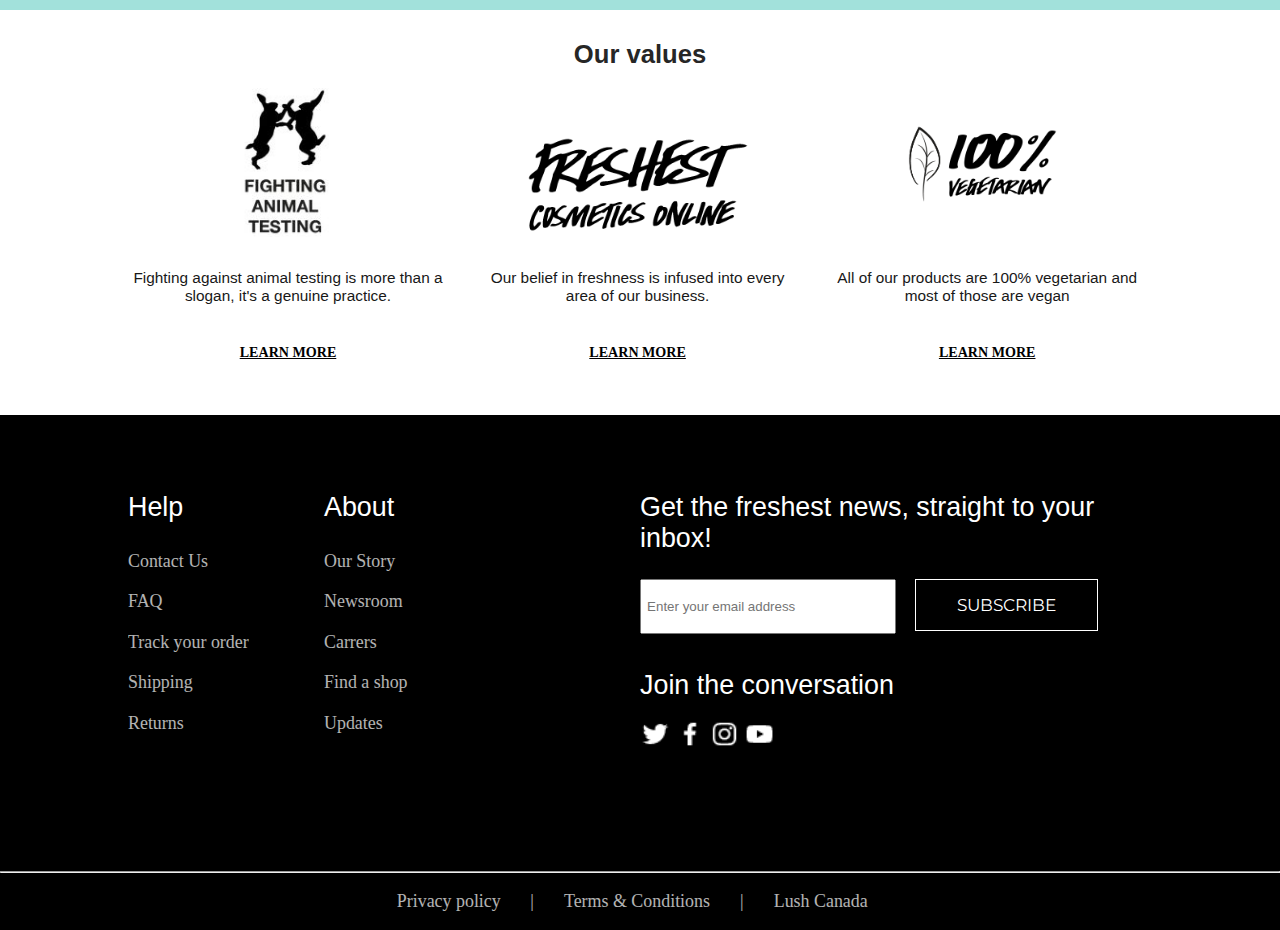
<file: HTML/Home.html>
<!DOCTYPE html>
<html lang="en">
   <head>
      <title>Lush</title>
      <link rel="stylesheet" type="text/css" href="../CSS/Style.css">
      <link rel="stylesheet" href="https://cdnjs.cloudflare.com/ajax/libs/font-awesome/4.7.0/css/font-awesome.min.css">
      <meta name="viewport" content="width=device-width, initial-scale=1.0">
   </head>
   <body>
      <!-- Top Bar  -->
      <div class="topnavigationmenu">
         <div class="topbar">
            <img class="boximg" src="[data-uri]"/>
            <p class="topnavtext">Track Order</p>
            <img class="chatimg" src="[data-uri]"/>
            <p class="topnavtext">Chat with us</p>
            <img class="chatimg" src="[data-uri]"/>
            <p class="topnavtext">Find Your Store</p>
         </div>
         <!-- NAVIGATION BAR -->
         <nav>
            <div class="logodiv"><img class="logoimg" src="../Images/lushlogo.png"></div>
            <div class="searchbar">
               <button class="searchbutton" type="submit"><img class="searchimg" src="../Images/search.jpg"></button>
               <input class="search" type="text" name="searchbar" placeholder="I am looking for...">
            </div>
            <div class="logindiv">
               <img class="userimg" src="[data-uri]"/>
               <p class="welcometext">Welcome</p>
               <a class="signintext" href="">
                  <p>Sign in</p>
               </a>
               <a href="" class="registertext">| Register</a>
               <a href=""><img class="heartimg" src="[data-uri]"/></a>
               <a href=""><img class="bagimg" src="[data-uri]"/></a>
            </div>
            <br>
            <hr>
            <div class="topnav" id="myTopnav">
               <a href="Sustainability.html">Our Impact</a>
               <a href="#news">New</a>
               <a href="#contact">Bath and Shower</a>
               <a href="#about">Hair</a>
               <a href="#about">Face</a>
               <a href="#about">Body</a>
               <a href="#about">Gifts</a>
               <a href="#about">Scent</a>
               <a href="#about">Discover</a>
               <a href="#about">Father's day</a>
            </div>
         </nav>
      </div>
      <!--  FIRST SECTION DIV -->
      <div class="bathdiv">
         <img class="bathimg" src="../Images/bathtub.jpg">
         <h3 class="firsttext">Self-care Time for Dad</h3>
         <h3 class="secondtext">Give them the me-time they deserve</h3>
         <a href="" class="bathbut1">shop self-care essentials</a>
         <a href="" class="bathbut2">shop gifts</a>
      </div>
      <!--  SECOND SECTION DIV -->
      <div class="makeupdiv">
         <div class="makeupimg">
            <img class="img2" src="../Images/makeup.jpg">
         </div>
         <div class="makeuptext">
            <p class="facetitle">Face and Body Masks</p>
            <p class="masktext">Mask your face or any other place</p>
            <p class="shopmask">Shop masks</p>
         </div>
      </div>
      <!-- THIRD SECTION DIV -->
      <div class="container">
         <div class="firstimage">
            <img class="soapimg" src="../Images/soap.jpg">
            <a href="" class="soaptext">Gels</a>
         </div>
         <div class="midimage">
            <img class="soapimg" src="../Images/prod.jpg">
            <a href="" class="soaptext">Bestsellers</a>
         </div>
         <div class="midimage">
            <img class="soapimg" src="../Images/lotion.jpg">
            <a href="" class="soaptext">Father's</a>
         </div>
         <div class="midimage">
            <img class="soapimg" src="../Images/cosm.jpg">
            <a href="" class="soaptext">Lotions</a>
         </div>
      </div>
      <br>
      <br>
      <!-- FOURTH SECTION DIV -->
      <div class="ourimpact">
         <p class="titleimpact">Our Impact</p>
         <div class="slideshow-container">
            <div class="mySlides1">
               <p class="slidetext"><b>The Neskantaga Water</b></p>
               <p class="slidetext2">The First Nations reserve of Neskantaga in<BR>Northern Ontario has been under a boil<BR>water advisory for more than 25 years—<BR>the longest ever in Canadian history.</p>
               <a class="article" href="">Read article</a>
               <img src="../Images/slide1.jpg" class="slideimg">
            </div>
            <div class="mySlides1">
               <p class="slidetext"><b>Healthy Water</b></p>
               <p class="slidetext2">Canada has the third largest renewable<BR>supply of freshwater in the world—about<BR>seven percent of it, which is spread across<BR>lakes, rivers, aquifers, and glaciers. It’s<BR>also vital to Lush's operations.</p>
               <a class="article2" href="">Read article</a>
               <img src="../Images/slide2.jpg" class="slideimg2">
            </div>
            <div class="mySlides1">
               <p class="slidetext"><b>Regenerative Farming</b></p>
               <p class="slidetext2">Regenerative farming is a practice that<BR>leaves the land in a richer, more diverse<BR>and resilient state as a result of agriculture<BR>- rather than in spite of it.</p>
               <a class="article2" href="">Read article</a>
               <img src="../Images/slide3.jpg" class="slideimg">
            </div>
            <a class="prev" onclick="plusSlides(-1, 0)">&#10094;</a>
            <a class="next" onclick="plusSlides(1, 0)">&#10095;</a>
         </div>
         <br>
         <br>
         <br>
         <br>
      </div>
      <br>
      <br>
      <!-- FIFTH SECTION DIV -->
      <div class="coloreddiv">
         <p class="coloredtext1">Seeing Me</p>
         <p class="coloredtext2">Real stories of love, diversity and Pride</p>
         <a class="coloredbutton" href="">See the stories. take action</a>
         <img class="colorimg" src="../Images/colored2.jpg">
      </div>
      <!-- SIXTH SECTION DIV -->
      <h2 class="arrivals">New arrivals</h2>
      <div class="productsdiv">
         <div class="product1">
            <p class="procuctname">body butter</p>
            <br>
            <a class="nametype" href="">You Are The Best</a>
            <br>
            <p class="nname">Shower and body delights</p>
            <br>
            <p class="productprice"><b>$13.95</b>/100g</p>
            <br>
            <a class="buybutton" href="">add to cart</a>
         </div>
         <div class="product2">
            <p class="procuctname">gift set</p>
            <br>
            <a class="nametype" href="">Glen Cocoa</a>
            <br>
            <p class="nname">Go go cocoa</p>
            <br>
            <p class="productprice"><b>$19.95</b>/200g</p>
            <br>
            <a class="buybutton" href="">add to cart</a>
         </div>
         <div class="product3">
            <p class="procuctname">fresh face mask</p>
            <br>
            <a class="nametype" href="">Lime Bounty</a>
            <br>
            <p class="nname">Rich, zesty lotion</p>
            <br>
            <p class="productprice"><b>$25.95</b>/250g</p>
            <br>
            <a class="buybutton" href="">add to cart</a>
         </div>
      </div>
      <!-- SEVENTH SECTION DIV -->
      <div class="bluediv">
         <div class="bluetextdiv">
            <h1 class="bluetitle">foot mask</h1>
            <p class="bluetext"><b>Your feet are gonna lava Volcano's<BR>soothing blend of potatoes, tomatoes,<BR>kaolin and pumice. Slather it on, put your feet up, and chill.</b></p>
            <h2 class="bluesubtitle">Recycled Packaging</h2>
            <p class="bluesubtext">Our recycled black pots can be<BR>returned to Lush where we'll<BR>recycle them again.</p>
            <h2 class="bluesubtitle2">Benefits</h2>
            <p class="bluesubtext1">Kaolin cleanses and exfoliates.<BR>Fresh papaya cleanses and<BR>brightens. Fresh tomatoes<BR>deodorize.</p>
            <a class="volcanobutton" href="">Shop volcano foot mask</a>
         </div>
         <!-- EIGHTTH SECTION DIV -->
         <div class="blueimgdiv">
            <img class="blueimgg" src="../Images/stone.jpg">
         </div>
      </div>
      <br>
      <h2 class="arrivals">Our values</h2>
      <br>
      <div class="vegdiv">
         <div class="div1">
            <img class="animg" src="../Images/animal.jpg">
            <p class="antext">Fighting against animal testing is more than a slogan, it's a genuine practice.</p>
            <a class="learnmore" href=""><b>Learn More</b></a>
         </div>
         <div class="div2">
            <img class="animg" src="../Images/fresh.png">
            <p class="antext">Our belief in freshness is infused into every area of our business.</p>
            <a class="learnmore" href=""><b>Learn More</b></a>
         </div>
         <div class="div2">
            <img class="animg" src="../Images/veg.png">
            <p class="antext">All of our products are 100% vegetarian and most of those are vegan</p>
            <a class="learnmore" href=""><b>Learn More</b></a>
         </div>
      </div>
      <br>
      <br>
      <br>
      <!-- FOOTER SECTION -->
      <footer>
         <div class="firstfooter">
            <dl>
               <dt class="footertitle">Help</dt>
               <br>
               <dd><a class="href" href="Contact.html">Contact Us</a></dd>
               <dd><a class="href" href="">FAQ</a></dd>
               <dd><a class="href" href="">Track your order</a></dd>
               <dd><a class="href" href="">Shipping</a></dd>
               <dd><a class="href" href="">Returns</a></dd>
            </dl>
         </div>
         <div class="secfooter">
            <dt class="footertitle">About</dt>
            <br>
            <dd><a class="href" href="Charity.html">Our Story</a></dd>
            <dd><a class="href" href="">Newsroom</a></dd>
            <dd><a class="href" href="">Carrers</a></dd>
            <dd><a class="href" href="">Find a shop</a></dd>
            <dd><a class="href" href="">Updates</a></dd>
         </div>
         <div class="footer3">
            <p class="footertitle">Get the freshest news, straight to your inbox!</p>
            <input class="mailput" type="text" placeholder="Enter your email address">
            <a class="subbut" href="">Subscribe</a>
            <p class="footertitle">Join the conversation</p>
            <br>
            <img class="socialimg" src="[data-uri]"/>
            <img class="socialimg" src="[data-uri]"/>
            <img class="socialimg" src="[data-uri]"/>
            <img class="socialimg" src="[data-uri]"/>
         </div>
         <div class="footer4">
            <hr>
            <br>
            <a href="" class="href1">Privacy policy</a>
            <a href="" class="href2"> | </a>
            <a href="" class="href2"> Terms & Conditions </a>
            <a href="" class="href2"> | </a>
            <a href="" class="href2"> Lush Canada </a>
         </div>
         <br>
      </footer>
      <script src="../JS/Main.js"></script>
   </body>
</html>
</file>
<file: CSS/Style.css>
/*Font Code */
@import url('https://fonts.googleapis.com/css2?family=Roboto:wght@300&display=swap');
@import url('https://fonts.googleapis.com/css2?family=Montserrat&display=swap');
@import url('https://fonts.googleapis.com/css2?family=Pacifico&display=swap');
/* CSS For General margin */
* {
	margin: 0px;
	padding: 0px;
	box-sizing: border-box;
}
/*Top Bar division*/
.topbar {
	width: 100%;
	height: 7vh;
	background-color: #323232;
}
.chatimg {
	width: 2%;
	height: auto;
}
.chatimg:hover {
	cursor: pointer;
}
.boximg {
	width: 2%;
	height: auto;
	margin-left: 62%;
}
.boximg:hover {
	cursor: pointer;
}
.topnavtext {
	display: inline-block;
	color: #fff;
	font-size: 1.2vw;
	font-family: 'Roboto', sans-serif;
	padding-left: 1%;
	padding-right: 1%;
	padding-top: 1%;
}
.topnavtext:hover {
	cursor: pointer;
	text-decoration: underline;
	color: #757575;;
}
/* Navigation bar CSS  */
.topnavigationmenu {
	width: 100%;
	height: auto;
	position: fixed;
	top: 0;
	z-index: 1;
}
nav {
	overflow: hidden;
	width: 100%;
	height: auto;
	background-color: black;
}
/* Lush Logo */
.logodiv{
	float: left;
	margin-left: 7%;
	width: 13%;
	height: auto;
}
.logoimg {
	width: 95%;
	cursor: pointer;
}
/* Search Bar */
.searchbar {
	margin-top: 2.3%;
	display: inline-block;
	margin-left: 14%;
	width: 34%;
	height: 10vh;
}
.search {
	width: 80%;
	height: auto;
	padding: 2.4%;
}
.searchbutton {
	float: left;
	cursor: pointer;
}
.searchimg {
	width: 2.6vw;
	height: auto;
}
/*LOG IN DIV*/
.logindiv {
	position: relative;
	float: right;
	padding-top: 2.3%;
	width: 32%;
	height: 10vh;
}
/* Log In texts */
.welcometext {
	display: inline;
	position: absolute;
	color: #fff;
	margin-left: 1%;
	font-size: 1.3vw;
	font-family: helvetica;
	line-height: 4vh;
}
.signintext {
	text-decoration: none;
	display: inline;
	position: absolute;
	top: 93%;
	margin-left: 1%;
	color: #c5c5c5;
	font-family: helvetica;
	font-size: 1vw;
}
.signintext:hover {
	text-decoration: underline;
	color: #606060;
	text-decoration-color: blue;
}
.registertext {
	text-decoration: none;
	display: inline;
	position: absolute;
	top: 93%;
	left: 20%;
	margin-left: 4.5%;
	color: #c5c5c5;
	font-family: helvetica;
	font-size: 1vw;
}
.registertext:hover {
	text-decoration: underline;
	color: #606060;
	text-decoration-color: blue;
}
/* Hear and bag Icons */
.userimg {
	width: 11%;
	height: auto;
}
.heartimg {
	width: 11%;
	height: auto;
	margin-left: 40%;
}
.bagimg {
	width: 11%;
	height: auto;
	float: right;
	margin-right: 23%;
}
/* Navigation Bar Links */
.topnav {
	display: block;
	margin-left: auto;
	margin-right: auto;
	width: 88%;
	height: auto;
}


/* Style the links inside the navigation bar */
.topnav a {
  float: left;
  display: block;
  color: #f2f2f2;
  text-align: center;
  padding: 2% 2.5%;
  text-decoration: none;
  font-size: 1.2vw;
  font-family: helvetica;
  opacity: 0.8;
  transition: 0.4s;
}
/* Change the opacity of links on hover */
.topnav a:hover {
 opacity: 1;
}

/* Hide the link to opene and close menu */
.topnav .icon {
  display: none;
}

/* CSS FOR DROPDOWN MENUS */

/* CSS FOR BATH IMAGE */
.bathdiv {
	position: relative;
}
.bathimg {
	width: 100%;
	padding-top: 10%;
}
.bathimg2 {
	width: 100%;
	padding-top: 14%;
}
.firsttext {
	font-size: 3.5vw;
	font-family: helvetica;
	color: #fff;
	position: absolute;
	top: 45%;
	left: 32%;
	z-index: 0;
}
.secondtext {
	font-size: 2.5vw;
	font-family: helvetica;
	color: #fff;
	position: absolute;
	top: 58%;
	left: 29%;
	z-index: 0;
}
.bathbut1 {
	position: absolute;
	top: 71%;
	left: 29%;
	cursor: pointer;
	text-transform: uppercase;
	text-decoration: none;
	color: black;
	font-size: 1.1vw;
	font-family: 'Montserrat', sans-serif;
	background-color: white;
	padding: 1% 1.5%;
	border: solid 1px black;
	transition: 0.4s;
}
.bathbut2 {
	position: absolute;
	top: 71%;
	left: 51%;
	cursor: pointer;
	text-transform: uppercase;
	text-decoration: none;
	color: black;
	font-size: 1.1vw;
	font-family: 'Montserrat', sans-serif;
	background-color: white;
	padding: 1% 7%;
	border: solid 1px black;
	transition: 0.4s;
}
.bathbut1:hover {
	background-color: black;
	color: #fff;
}
.bathbut2:hover {
	background-color: black;
	color: #fff;
}
/* CSS FOR SECOND IMG */
.makeupdiv {
	margin-top: 1%;
	width: 100%;
	height: auto;
}
.makeupimg {
	float: left;
	width: 50%;
	height: auto;
}
.makeuptext {
	padding-top: 3%;
	padding-left: 6%;
	float: right;
	width: 50%;
	height: auto;
	background-color: #854A34;
}
.img2 {
	width: 100%;
}
.facetitle {
	padding-bottom: 3%;
	text-decoration: none;
	font-size: 2.5vw;
	color: white;
	font-family: helvetica;
}
.masktext {
	padding-bottom: 4%;
	text-decoration: none;
	font-size: 1.5vw;
	color: white;
	font-family: helvetica;
}
.shopmask {
	padding-bottom: 4%;
  text-decoration: none;
	font-size: 1.2vw;
	color: white;
	font-family: helvetica;
}
/* CSS OTHER IMAGES DIV */
.container {
	width: 100%;
	height: auto;
	margin-top: 16%;
}
.firstimage {
	display: inline-block;
	position: relative;
	width: 19%;
	height: auto;
	margin-left: 7%;
	background-color: black;
}
.midimage {
	display: inline-block;
	position: relative;
	margin-left: 3%;
	width: 19%;
	height: auto;
	background-color: black;
}
.soapimg {
	width: 100%;
	height: auto;
	opacity: 0.6;
}
/* TEXT FOR IMAGES */
.soaptext {
	text-decoration: none;
	font-family: helvetica, sans-serif;
	font-size: 2.4vw;
	color: white;
	position: absolute;
  top: 50%;
  left: 50%;
  transform: translate(-50%, -50%);
}
.soaptext:hover {
	text-decoration: underline;
}
/* CSS FOR SLIDESHOW "OUR IMPACT" */
.ourimpact {
	width: 100%;
	height: auto;
	background-color: #163832;
}
* {box-sizing: border-box}
.mySlides1 {
	background-color: white;
	display: none
}
.slideimg {
	margin-left: 8%;
	width: 50%;
	padding: 4%;
}
.slideimg2 {
	margin-left: 20%;
	width: 50%;
	padding: 4%;
}

/* Slideshow container */
.slideshow-container {
  max-width: 1000px;
  position: relative;
  margin: auto;
}

/* Next & previous buttons */
.prev, .next {
  cursor: pointer;
  position: absolute;
  width: auto;
  padding: 1%;
  margin-top: -22px;
  color: black;
  font-weight: bold;
  font-size: 1.2vw;
  transition: 0.6s ease;
  border-radius: 10px;
  user-select: none;
}

/* Position the buttons */
.prev {
	bottom: 7%;
  left: 9%;
  border-radius: 10px;
}
.next {
	bottom: 7%;
  left: 15%;
  border-radius: 10px;
}

/* On hover, add a grey background color */
.prev:hover, .next:hover {
  background-color: black;
  color: white;
}

/* TEXTS FOR SLIDESHOW */
.titleimpact {
	text-align: center;
	font-size: 2.3vw;
	padding-top: 3%;
	padding-bottom: 2%;
	color: white;
	font-family: helvetica;
}
.slidetext {
	padding-left: 5%;
	padding-top: 5%;
	float: left;
	text-align: center;
	font-size: 2.3vw;
	font-family: helvetica;
}
.slidetext2 {
	text-align: justify;
	position: absolute;
	top: 26%;
	left: 5.3%;
	font-size: 1.5vw;
	font-family: helvetica;
}
.article {
	position: absolute;
	bottom: 24%;
	left: 6%;
	text-transform: uppercase;
	text-decoration: none;
	background-color: black;
	color: white;
	padding: 2% 3%;
	font-size: 1vw;
	font-family: 'Montserrat', sans-serif;
	transition: 0.6s;
	border: solid 1px black;
}
.article:hover {
	background-color: white;
	color: black;
}
.article2 {
	position: absolute;
	bottom: 20%;
	left: 6%;
	text-transform: uppercase;
	text-decoration: none;
	background-color: black;
	color: white;
	padding: 2% 3%;
	font-size: 1vw;
	font-family: 'Montserrat', sans-serif;
	transition: 0.6s;
	border: solid 1px black;
}
.article2:hover {
	background-color: white;
	color: black;
}
/* COLORED DIV CSS */
.coloreddiv {
	position: relative;
	width: 100%;
	height: auto;
}
.colorimg {
	width: 100%;
}
/* TEXTS OF COLORED DIV */
.coloredtext1 {
	position: absolute;
	font-family: helvetica;
	font-size: 3.5vw;
	color: white;
	left: 43%;
	top: 20%;
}
.coloredtext2 {
	position: absolute;
	font-family: helvetica;
	font-size: 2.5vw;
	color: white;
	top: 38%;
	left: 30%;
}
.coloredbutton {
	position: absolute;
	top: 58%;
	left: 41%;
	font-size: 1vw;
	font-family: 'Montserrat', sans-serif;
	cursor: pointer;
	text-transform: uppercase;
	text-decoration: none;
	color: black;
	background-color: white;
	padding: 1% 1.5%;
	border: solid 1px black;
	transition: 0.4s;
}
.coloredbutton:hover {
	background-color: black;
	color: #fff;
}
/* TITLE TEXT FOR STORE SECTION */
.arrivals {
	color: #262626;
	text-align: center;
	font-size: 2vw;
	font-family: helvetica;
	margin-top: 1%;
}
.productsdiv {
	width: 100%;
	height: auto;
}
/* CSS FOR THE DIVISIONS 1st PRODUCT */
.product1 {
	display: inline-block;
	position: relative;
	margin-left: 9%;
	width: 20%;
	height: auto;
	background-size: 100%;
	background-image: url(../Images/product1.png);
	background-repeat: no-repeat;
}
.product1:hover {
	background-image: url(../Images/product2.jpg);
}
/* CSS FOR THE DIVISIONS 2nd PRODUCT */
.product2 {
	display: inline-block;
	position: relative;
	margin-left: 9%;
	width: 20%;
	height: auto;
	background-size: 100%;
	background-image: url(../Images/product3.jpg);
	background-repeat: no-repeat;
}
.product2:hover {
	background-image: url(../Images/product4.png);
}
/* CSS FOR THE DIVISIONS 3rd PRODUCT */
.product3 {
	display: inline-block;
	position: relative;
	margin-left: 9%;
	width: 20%;
	height: auto;
	background-size: 100%;
	background-image: url(../Images/product5.png);
	background-repeat: no-repeat;
}
.product3:hover {
	background-image: url(../Images/product6.jpg);
}



.procuctname {
	padding-top: 85%;
	text-align: center;
	font-size: 1.1vw;
	color: black;
	font-family: montserrat;
	opacity: 0.5;
	text-transform: uppercase;
}
.procuctname2 {
	padding-top: 4%;
	text-align: center;
	font-size: 1.1vw;
	color: black;
	font-family: montserrat;
	opacity: 0.5;
	text-transform: uppercase;
}
.nametype {
	font-family: 'Pacifico', cursive;
	text-decoration: none;
	font-size: 1.7vw;
	color: black;
	display: flex;
	justify-content: center;
}
.nametype:hover {
	opacity: 0.7;
	text-decoration: underline;
}
.nname {
	font-size: 1.3vw;
	text-align: center;
}
.productprice {
	margin-top: 2%;
	text-align: center;
	font-size: 1.3vw;
	font-family: helvetica;
}
.buybutton {
	display: flex;
	justify-content: center;
	font-size: 1.2vw;
	font-family: 'Montserrat', sans-serif;
	cursor: pointer;
	text-transform: uppercase;
	text-decoration: none;
	color: white;
	background-color: black;
	padding: 4% 5%;
	border: solid 1px black;
	transition: 0.4s;
}
.buybutton:hover {
	background-color: white;
	color: black;
}
/* CSS FOR BLUE SECTION */
.bluediv {
	position: relative;
	margin-top: 5%;
	padding-top: 5%;
	padding-bottom: 5%;
	width: 100%;
	height: auto;
	background-color: #a2e1db;
}
.bluetextdiv {
	position: absolute;
	top: 10%;
	display: inline-block;
	margin-left: 7%;
	width: 47%;
	height: auto;
}
.blueimgdiv {
	display: inline-block;
	margin-left: 55%;
	width: 40%;
	height: auto;
}
.blueimgg {
	width: 100%;
	height: auto;
}
.bluetitle {
	text-transform: uppercase;
	font-family: Montserrat;
	font-size: 1vw;
	padding-bottom: 2%;
}
.bluesubtitle {
	padding-bottom: 2%;
	padding-top: 6%;
	font-family: Montserrat;
	font-size: 1.3vw;
}
.bluesubtitle2 {
	position: absolute;
	top: 42%;
	right: 40%;
	font-family: Montserrat;
	font-size: 1.3vw;
}
.bluetext {
	font-size: 2.4vw;
	font-family: Dosis,sans-serif;
}
.bluesubtext {
	padding-top: 1%;
	line-height: 4vh;
	font-family: Montserrat;
	font-size: 1.1vw;
	margin-bottom: 27%;
}
.bluesubtext1 {
	position: absolute;
	line-height: 4vh;
	font-family: Montserrat;
	font-size: 1.1vw;
	top: 49%;
	right: 16%;
}
.volcanobutton {
	text-decoration: none;
	background-color: black;
	color: #fff;
	padding: 2% 3%;
	text-transform: uppercase;
	font-family: montserrat;
	font-size: .9vw;
	margin-left: 26%;
	border: solid 1px black;
	transition: 0.6s;
}
.volcanobutton:hover {
	background-color: white;
	color: black;
}
/* OUR VALUES SECTION */
/* CSS FOR DIVIONS  */
.vegdiv {
	width: 100%;
	height: auto;
}
.div1 {
	margin-left: 10%;
	display: inline-block;
	width: 25%;
	height: auto;
}
.div2 {
	margin-left: 2%;
	display: inline-block;
	width: 25%;
	height: auto;
}
/* CSS FOR DIVISIONS CONTENT */
.animg {
	display: block;
	margin-left: auto;
	margin-right: auto;
	width: 70%;
	height: auto;
}

/* CSS FOR TEXT IN DIVISIONS  */
.antext {
	padding-top: 10%;
	text-align: center;
	font-size: 1.2vw;
	font-family: helvetica;
	opacity: 0.9;
}
.learnmore {
	padding-top: 12%;
	display: flex;
	justify-content: center;
	color: black;
	font-size: 1.1vw;
	text-transform: uppercase;
	font-family: helvetica neue;
}
.learnmore:hover {
	text-decoration: none;
	opacity: 0.6;
}
/* CSS FOR FOOTER SECTION */
footer {
	background-color: black;
	width: 100%;
	height: auto;
	position: relative;
}
.firstfooter {
	display: inline-block;
	width: 10%;
	height: auto;
	margin-left: 10%;
	padding-top: 6%;
	margin-bottom: 10%;
}
.secfooter {
	display: inline-block;
	width: 10%;
	height: auto;
	margin-left: 5%;
}
.footer3 {
	margin-top: 6%;
	margin-right: 10%;
	float:  right;
	width: 40%;
	height: auto;
	margin-left: 10%;
}
.href {
	font-size: 1.4vw;
	text-decoration: none;
	color: #fff;
	opacity: 0.7;
	line-height: 4.5vh;
}
.href:hover {
	text-decoration: underline;
}
.href1 {
	font-size: 1.4vw;
	text-decoration: none;
	color: #fff;
	opacity: 0.7;
	margin-left: 31%;
}
.href1:hover {
	text-decoration: underline;
	opacity: 0.3;
}
.href2 {
	font-size: 1.4vw;
	text-decoration: none;
	color: #fff;
	opacity: 0.7;
	margin-left: 2%;
}
.href2:hover {
	text-decoration: underline;
	opacity: 0.3;
}
.footertitle {
	color: #fff;
	font-size: 2.1vw;
	font-family: helvetica;
}
/* INPUT CSS */
.mailput {
	display: inline-block;
	margin-top: 5%;
	width: 50%;
	height: auto;
	padding: 3.5% 1%;
	outline: none;
	margin-bottom: 7%;
}
.subbut {
	margin-left: 3%;
	padding: 3% 8%;
	background-color: black;
	color: white;
	border:  solid 1px white;
	text-decoration: none;
	font-size: 1.3vw;
	font-family: montserrat;
	text-transform: uppercase;
	transition: 0.5s;

}
.subbut:hover {
	background-color: white;
	color: black;
}
/* CSS FOR SOCIAL MEDIAS IMAGES */
.socialimg {
	display: inline-block;
	width: 6%;
	height: auto;
}
.socialimg:hover {
	cursor: pointer;
}


/*         CSS FOR SECOND PAGE BELOW           */
.contactustext {
	color: black !important;
	text-transform: uppercase;
	position: absolute;
	top: 55%;
	left: 40%;
	font-family: 'Pacifico', cursive;
	font-size: 2.5vw;
}
.helptext {
	padding-top: 3%;
	font-size: 3.5vw;
	font-family: helvetica;
	text-align: center;
	color: #262626;
}
.questiontext {
	padding-top: 3%;
	font-size: 2.4vw;
	font-family: helvetica;
	text-align: center;
	color: #262626;
}
.questiontext2 {
	padding-top: 7%;
	font-size: 2.4vw;
	font-family: helvetica;
	text-align: center;
	color: #262626;
}
/* CSS FOR POPULAR QUESTIONS */

/* CSS FOR THE DIVISIONS */
.popularqdiv {
	margin-top: 5%;
	width: 100%;
	height: auto;
	margin-bottom:10%;
}
.question1div {
	margin-left: 8%;
	width: 28%;
	height: auto;
	display: inline-block;
}
.question2div {
	width: 28%;
	height: auto;
	display: inline-block;
}
.questionimages {
	display: block;
	margin-left: auto;
	margin-right: auto;
	padding: 5%;
	border-radius: 50%;
	width: 30%;
	background-color: #FFE32E;
}
.aquestion {
	cursor: pointer;
	padding-top: 10%;
	text-align: center;
	font-family: helvetica;
	font-size: 1.2vw;
	color: black;
	text-decoration: underline;
}
.aquestion:hover {
	text-decoration: none;
	opacity: 0.6;
}
/*    CSS FOR QUESTION BUTTON  */
.alquestionsbut {
	margin-left: 41.5%;
	font-family: 'Montserrat', sans-serif;
	font-size: 1.1vw;
	text-transform: uppercase;
	background-color: black;
	color: white;
	padding: 1% 3%;
	text-decoration: none;
	border: solid 1px black;
	transition: 0.5s;
}
.alquestionsbut:hover {
color: black;
background-color: white;
}
/* CSS FOR CONTACT SECTION */
.scheduletext {
	font-size: 1.3vw;
	padding-top: 3%;
	text-align: center;
	font-family: helvetica;
}
.contactwaysdiv {
	margin-top: 6%;
	width: 100%;
	height: auto;
	margin-bottom: 5%;
}
.waysdiv1 {
	margin-left: 5%;
	display: inline-block;
	cursor: pointer;
	width: 20%;
	height: auto;
	background-color: #F0F0F0;
}
.waysdiv2 {
	margin-left: 3%;
	display: inline-block;
	cursor: pointer;
	width: 20%;
	height: auto;
	background-color: #F0F0F0;
}
/* CSS FOR IMAGES CONTACT SECTION */
.wayimages {
	margin-top: 10%;
	display: block;
	margin-left: auto;
	margin-right: auto;
	padding: 5%;
	width: 38%;
	height: auto;
	background-color: #00e600;
	border-radius: 50%;
}
.wayimages2 {
	margin-top: 10%;
	display: block;
	margin-left: auto;
	margin-right: auto;
	padding: 5%;
	width: 38%;
	height: auto;
	background-color: #ff1a75;
	border-radius: 50%;
}
.wayimages3 {
	margin-top: 10%;
	display: block;
	margin-left: auto;
	margin-right: auto;
	padding: 5%;
	width: 38%;
	height: auto;
	background-color: #0000ff;
	border-radius: 50%;
}
.wayimages4 {
	margin-top: 10%;
	display: block;
	margin-left: auto;
	margin-right: auto;
	padding: 5%;
	width: 38%;
	height: auto;
	background-color: black;
	border-radius: 50%;
}
/* CSS IN DIV TEXT */
.livetitle {
	text-align: center;
	font-family: helvetica;
	font-size: 1.6vw;
	padding-top: 10%;
}
.livesubtitle {
	text-align: center;
	font-family: helvetica;
	font-size: 1.25vw;
	padding-top: 7%;
	padding-bottom: 17%;
}
/* CSS CHARITY PAGE */
.charitytext1 {
	font-size: 3.3vw;
	font-family: helvetica, sans-serif;
	position: absolute;
	top: 45%;
	left: 37%;
}
.charitytext2 {
	font-size: 2.4vw;
	font-family: helvetica, sans-serif;
	position: absolute;
	top: 55%;
	left: 29%;
}
.charitytext3 {
	padding-top: 3%;
	padding-left: 6%;
	padding-right: 6%;
	padding-bottom: 4%;
	text-align: center;
	font-family: helvetica, sans-serif;
	font-size: 1.4vw;
}
/* CSS FOR CHARITY DIV SECTION */
.potdiv {
	width: 100%;
	position: relative;
	padding-left: 5%;
	padding-right: 5%;
}
.charitypotdiv {
	padding-top: 5%;
	padding-bottom: 6%;
	width: 50%;
	height: auto;
}
.charitypotdiv2 {
	display: inline-block;
	position: absolute;
	top: 10%;
	left: 50%;
	width: 50%;
	height: auto;
}
.potimg {
	position: relative;
	display: inline-block;
	width: 40%;
}
.imagepot {
	width:  90%;
}
.imagepot2 {
	width: 50%;
	padding-bottom: 25%;
}
.potpricediv {
	margin-left: 5%;
	width: 50%;
	display: inline-block;
}
.potpricediv2 {
	width: 50%;
	display: inline-block;
}
/* In DIV CSS */
.procuctname2 {
	text-align: center;
	font-size: .9vw;
	color: black;
	font-family: montserrat;
	opacity: 0.5;
	text-transform: uppercase;
}
.nametype2 {
	font-family: 'Pacifico', cursive;
	text-decoration: none;
	font-size: 1.7vw;
	color: black;
	display: flex;
	justify-content: center;
}
.nametype2:hover {
	opacity: 0.7;
	text-decoration: underline;
}
.nname2 {
	font-size: 1.3vw;
	text-align: center;
}
.productprice2 {
	margin-top: 4%;
	text-align: center;
	font-size: 1.3vw;
	font-family: helvetica;
	padding-bottom: 4%;
}
.buybutton2 {
	display: flex;
	justify-content: center;
	font-size: 1vw;
	font-family: 'Montserrat', sans-serif;
	cursor: pointer;
	text-transform: uppercase;
	text-decoration: none;
	color: white;
	background-color: black;
	margin-top: 10%;
	padding: 4% 3%;
	border: solid 1px black;
	transition: 0.4s;
}
.buybutton2:hover {
	background-color: white;
	color: black;
}
/* CSS FOR DIV CARDS CHARITY SECTION */
.charitycards {
	position: absolute;
	top: 0;
	right: 27%;
	width: 22%;
}
.charitycards2 {
	position: absolute;
	top: 0;
	right: 3%;
	width: 22%;
}
.charitycards2:hover {
	cursor: pointer;
}
.charitycards:hover {
	cursor: pointer;
}
.cardimg {
	width: 100%;
}
.inimgtext {
	position: absolute;
	top: 65%;
	left: 5%;
	font-family: helvetica;
	font-size: 1.5vw;
	color: #fff;
}
.learnmoreintext {
	position: absolute;
	top: 85%;
	left: 5%;
	font-family: helvetica;
	font-size: 1vw;
	text-decoration: underline;
	text-transform: uppercase;
	color: #fff;
}
/* CSS FOR NEXT SECTION */
.potcoindiv {
	margin-top: 5%;
	width: 100%;
	position: relative;
}
.useimg {
	padding-left: 7%;
	display: inline-block;
	width: 40%
}
.video {
	padding-top: 5%;
	padding-left: 15%;
	width: 80%;
	height: 500px;
	padding-bottom: 3%;
}
/* CSS PARTNERS DIV TEXT */
.partners {
	display: block;
	margin-left: auto;
	margin-right: auto;
	font-size: 1.1vw;
	font-family: helvetica;
	text-transform: uppercase;
	border-bottom-style: solid;
  border-bottom-width: 3.1px;
  width: fit-content;
}
.partners:hover {
	opacity: 0.6;
	cursor: pointer;
}
.meet {
	padding-top: 3%;
	text-align: center;
	font-size: 1.9vw;
	font-family: helvetica;
}
.meet2 {
	padding-top: 1%;
	padding-left: 9%;
	padding-right: 9%;
	text-align: center;
	font-size: 1.3vw;
	font-family: helvetica;
}
/* CSS PARTNERS CARDS DIVS */
.partnersdiv {
	margin-bottom: 5%;
	width: 100%;
	margin-top: 4%;
}
.partnercard {
	margin-left: 6%;
	display: inline-block;
	width: 28%;
	background-color: black;
	position: relative;
}
.partnercard:hover {
	cursor: pointer;
}
.partnercard2 {
	margin-left: 1%;
	display: inline-block;
	width: 28%;
	background-color: black;
	position: relative;
}
.partnercard2:hover {
	cursor: pointer;
}
.partimage {
	width: 100%;
	opacity: 0.85;
}
.partimgtext {
	position: absolute;
	top: 60%;
	left: 7%;
	color: white;
	font-family: montserrat, sans-serif;
	font-size: 1.2vw;
}
.partimgtext2 {
	position: absolute;
	top: 70%;
	left: 7%;
	color: white;
	font-family: Helvetica, sans-serif;
	font-size: 2.3vw;
}
.partimgtext3 {
	position: absolute;
	top: 90%;
	left: 7%;
	color: white;
	font-family: montserrat, sans-serif;
	font-size: 1.2vw;
	text-decoration: underline;
	text-transform: uppercase;
}
.partnersbut {
	margin-left: 42%;
	cursor: pointer;
	text-transform: uppercase;
	text-decoration: none;
	color: black;
	font-size: 1.1vw;
	font-family: 'Montserrat', sans-serif;
	background-color: white;
	border:  solid 1px black;
	padding: 1% 2%;
	transition: 0.4s;
}
.partnersbut:hover {
	background-color: black;
	color:  white;
}
/* CSS FOR SUSTAINABILITY DIV */
.ethicaldiv {
	margin-top: 5%;
	width: 100%;
}
.ethicalcards {
	margin-left: 3.5%;
	position: relative;
	background-color: black;
	display: inline-block;
	width: 21%;
}
.ethicalcards:hover {
	cursor: pointer;
}
.ethicalcards1 {
	margin-left: 3%;
	position: relative;
	background-color: black;
	display: inline-block;
	width: 21%;
}
.ethicalcards1 {
	cursor: pointer;
}

.sustainimg {
	width: 100%;
	opacity: 0.8;
}
.susttext {
	position: absolute;
	padding-right: 5%;
	top: 58%;
	left: 5%;
	font-family: Helvetica, sans-serif;
	font-size: 2vw;
	color: white;
}
.sustread {
	position: absolute;
	top: 91%;
	left: 5%;
	color: white;
	font-family: montserrat, sans-serif;
	font-size: 1.2vw;
	text-decoration: underline;
	text-transform: uppercase;
}
/* LAST SECTION DIV */
.charitadiv {
	margin-left: 15%;
	margin-top: 3%;
	background-color: black;
	position: relative;
	width: 70%;
	margin-bottom: 3%;
}
.charitadiv:hover {
	cursor: pointer;
}
.susttext2 {
	position: absolute;
	top: 30%;
	left: 31%;
	font-family: Helvetica, sans-serif;
	font-size: 2.2vw;
	color: white;
}
.susttext3 {
	position: absolute;
	top: 50%;
	left: 30%;
	font-family: Helvetica, sans-serif;
	font-size: 1.6vw;
	color: white;
}
.sustread2 {
	position: absolute;
	top: 70%;
	left: 44%;
	color: white;
	font-family: montserrat, sans-serif;
	font-size: 1.1vw;
	text-decoration: underline;
	text-transform: uppercase;
}
/*CSS FOR LAST WEBPAGE*/
.firstsectiontext {
	position: absolute;
	top: 53%;
	left: 25%;
	font-family: Helvetica, sans-serif;
	font-size: 2.8vw;
	color: #fff;
}
.firstsectiontext2 {
	position: absolute;
	top: 66%;
	left: 25%;
	font-family: Helvetica, sans-serif;
	font-size: 2.2vw;
	color: #fff;
}
/* CSS FOR SECOND SECTION */
.secondsectiondiv {
	display: block;
	margin-left: auto;
	margin-right: auto;
	margin-top: 3%;
	width: 80%;
	position: relative;
}
.secondsectiondiv:hover {
	cursor: pointer;
}
.secondsectionimg {
	width: 100%;
}
.secsectiontext {
	position: absolute;
	top: 33%;
	left: 33%;
	font-family: Helvetica, sans-serif;
	font-size: 2.8vw;
	color: #fff;
}
.secsectiontext2 {
	position: absolute;
	top: 56%;
	left: 34%;
	font-family: Helvetica, sans-serif;
	font-size: 2.2vw;
	color: #fff;
}
.readsection {
	position: absolute;
	top: 88%;
	left: 45%;
	color: white;
	font-family: montserrat, sans-serif;
	font-size: 1.2vw;
	text-decoration: underline;
	text-transform: uppercase;
}
/* THIRD SECTION DIVS */
.ethicalcards3 {
	margin-left: 11%;
	position: relative;
	background-color: black;
	display: inline-block;
	width: 24%;
}
.ethicalcards3:hover {
	cursor: pointer;
}
.ethicalcards4 {
	margin-left: 3%;
	position: relative;
	background-color: black;
	display: inline-block;
	width: 24%;
}
.ethicalcards4 {
	cursor: pointer;
}
.susttext55 {
	position: absolute;
	padding-right: 5%;
	top: 58%;
	left: 5%;
	font-family: Helvetica, sans-serif;
	font-size: 2.4vw;
	color: white;
}
.sustread6 {
	position: absolute;
	top: 91%;
	left: 5%;
	color: white;
	font-family: montserrat, sans-serif;
	font-size: .9vw;
	text-decoration: underline;
	text-transform: uppercase;
}
.charitadiv2 {
	margin-left: 11%;
	margin-top: 3%;
	background-color: black;
	position: relative;
	width: 79%;
	margin-bottom: 3%;
}
.charitadiv:hover {
	cursor: pointer;
}
.ethicalcards22 {
	margin-left: 11%;
	position: relative;
	background-color: black;
	display: inline-block;
	width: 19%;
}
.ethicalcards22:hover {
	cursor: pointer;
}
.ethicalcards21 {
	margin-left: 1%;
	position: relative;
	background-color: black;
	display: inline-block;
	width: 19%;
}
.ethicalcards21 {
	cursor: pointer;
}
/* CSS FOR LAST DIVISON */
.lastdivthankgod {
	margin-left: 10%;
	width: 80%;
	margin-top: 4%;
	padding-bottom: 3%;
}
.grocerydiv {
	display: inline-block;
	position: relative;
	width: 48%;
}
.grocerydiv:hover {
	cursor: pointer;
}
.lasttextdiv {
	display: inline-block;
	width: 48%;
	margin-left: 3%;
	background-color: #F0F0F0;
}
.lastimg {
	width: 100%;
}
.susttext5 {
	position: absolute;
	top: 30%;
	left: 33%;
	font-family: Helvetica, sans-serif;
	font-size: 2.2vw;
	color: white;
}
.susttext6 {
	position: absolute;
	top: 50%;
	left: 10%;
	padding-right: 5%;
	font-family: Montserrat, sans-serif;
	font-size: 1.2vw;
	color: white;
}
.lasttext {
	font-size: 1.8vw;
	padding-top: 10%;
	font-family: Helvetica, sans-serif;
	text-align: center;
}
.lasttext2 {
	padding-left: 5%;
	padding-right: 5%;
	font-size: 1.4vw;
	padding-top: 2%;
	font-family: Helvetica, sans-serif;
	text-align: center;
}
.lasttext3 {
	padding-left: 5%;
	padding-right: 5%;
	font-size: 1.4vw;
	font-family: Helvetica, sans-serif;
	text-align: center;
	padding-top: 3.5%;
	color: #f0f0f0;
}
</file>
